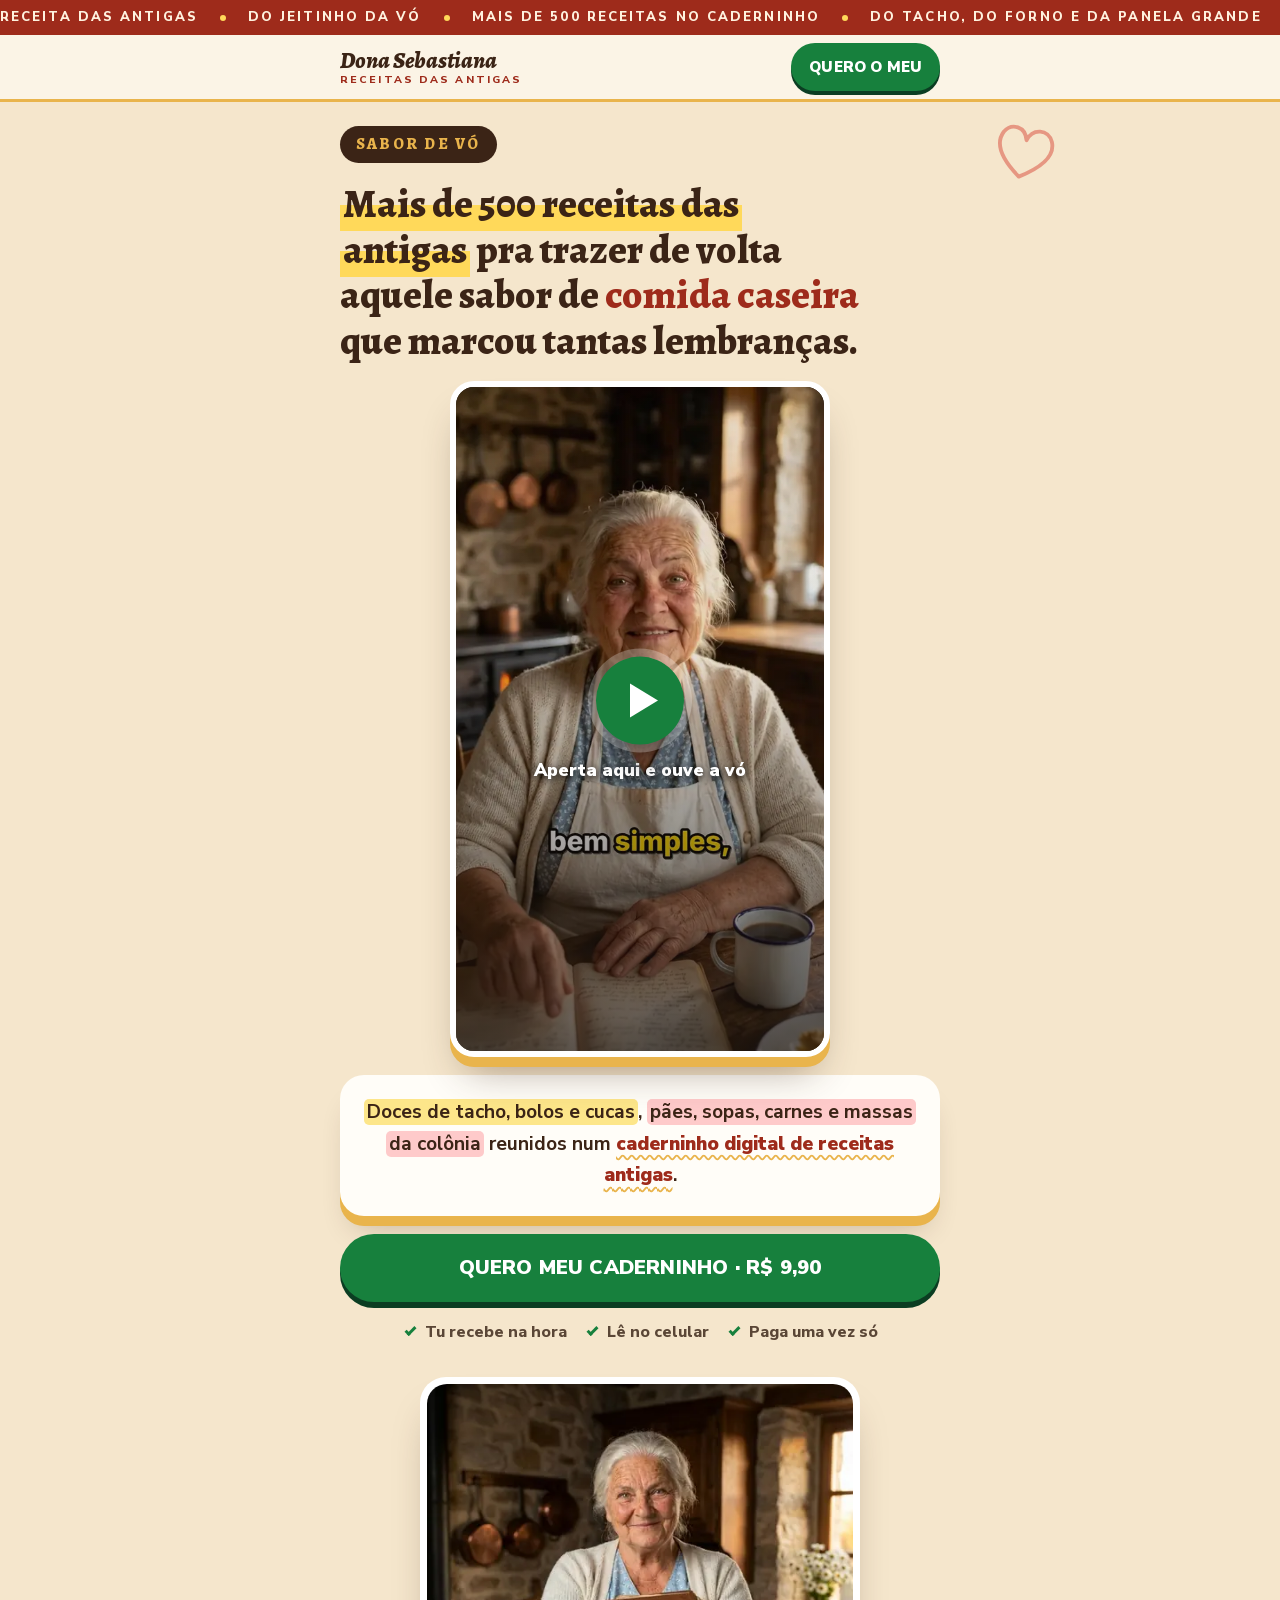
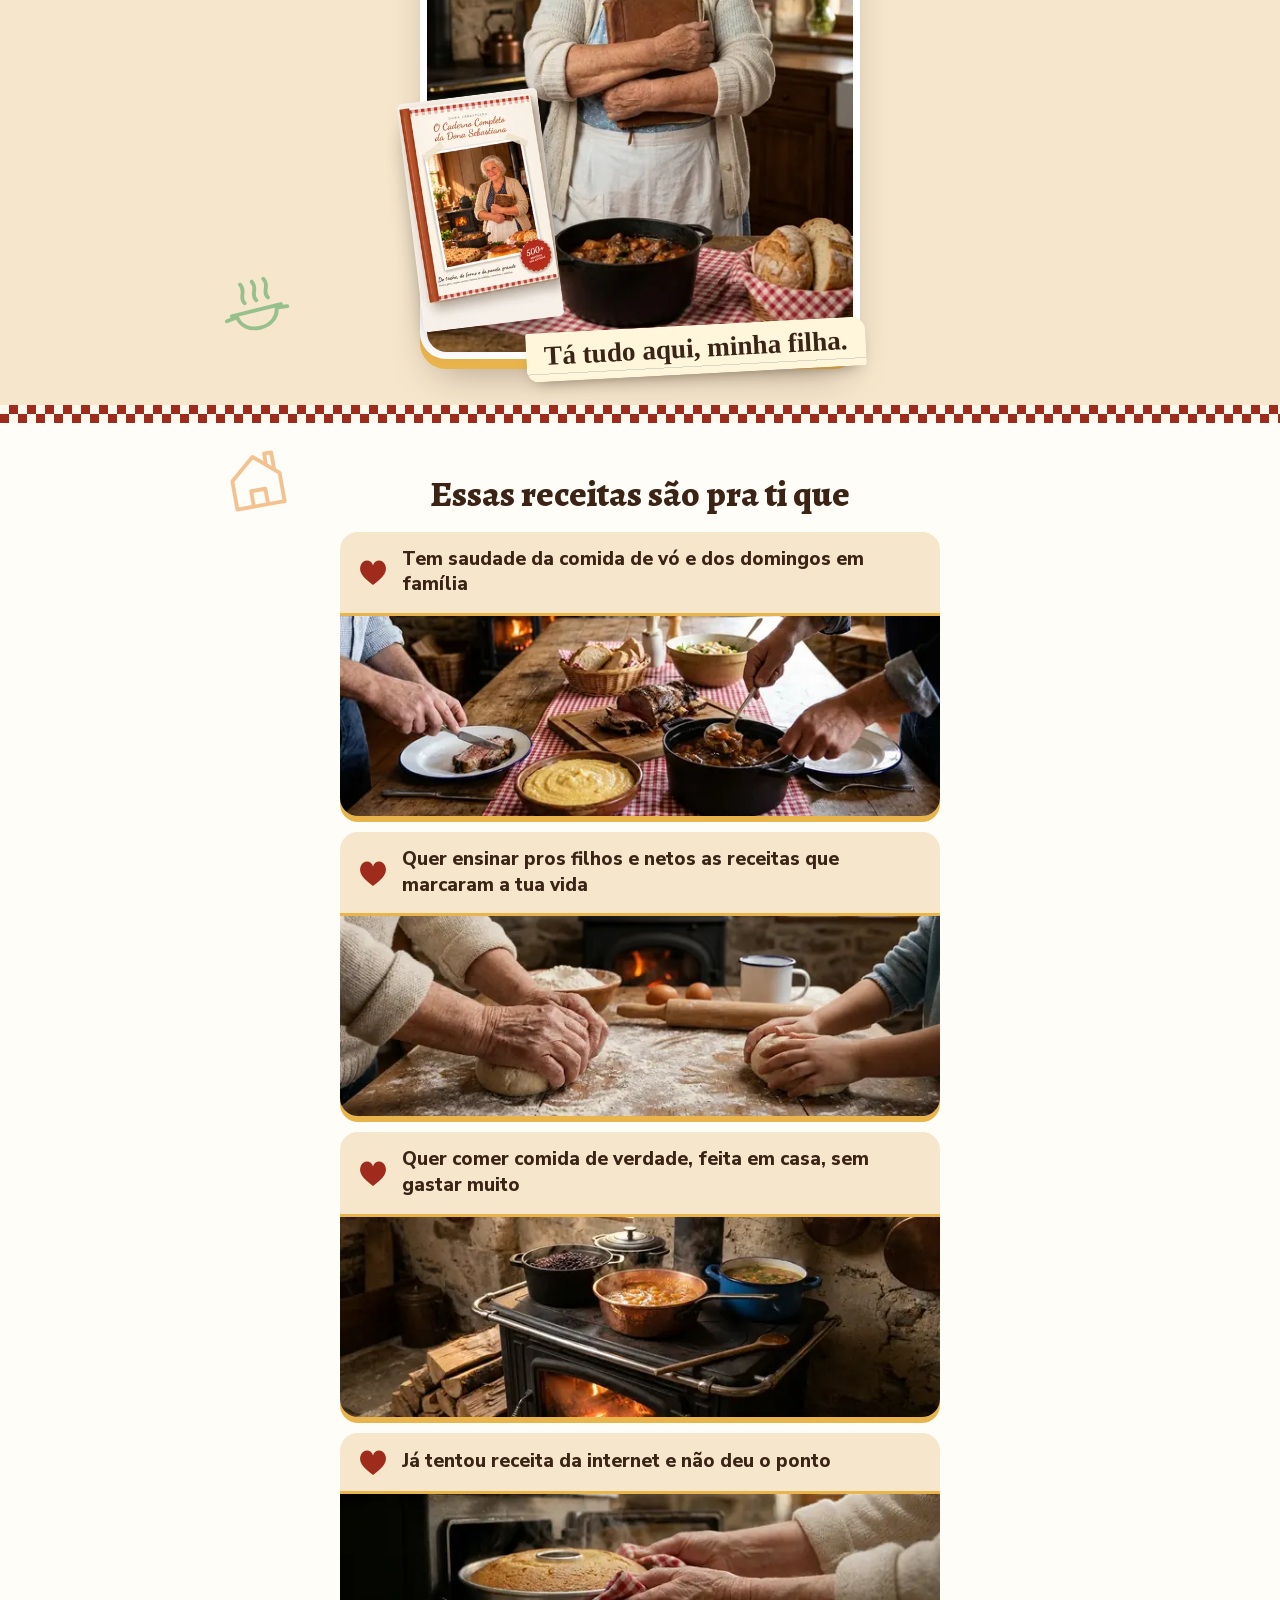
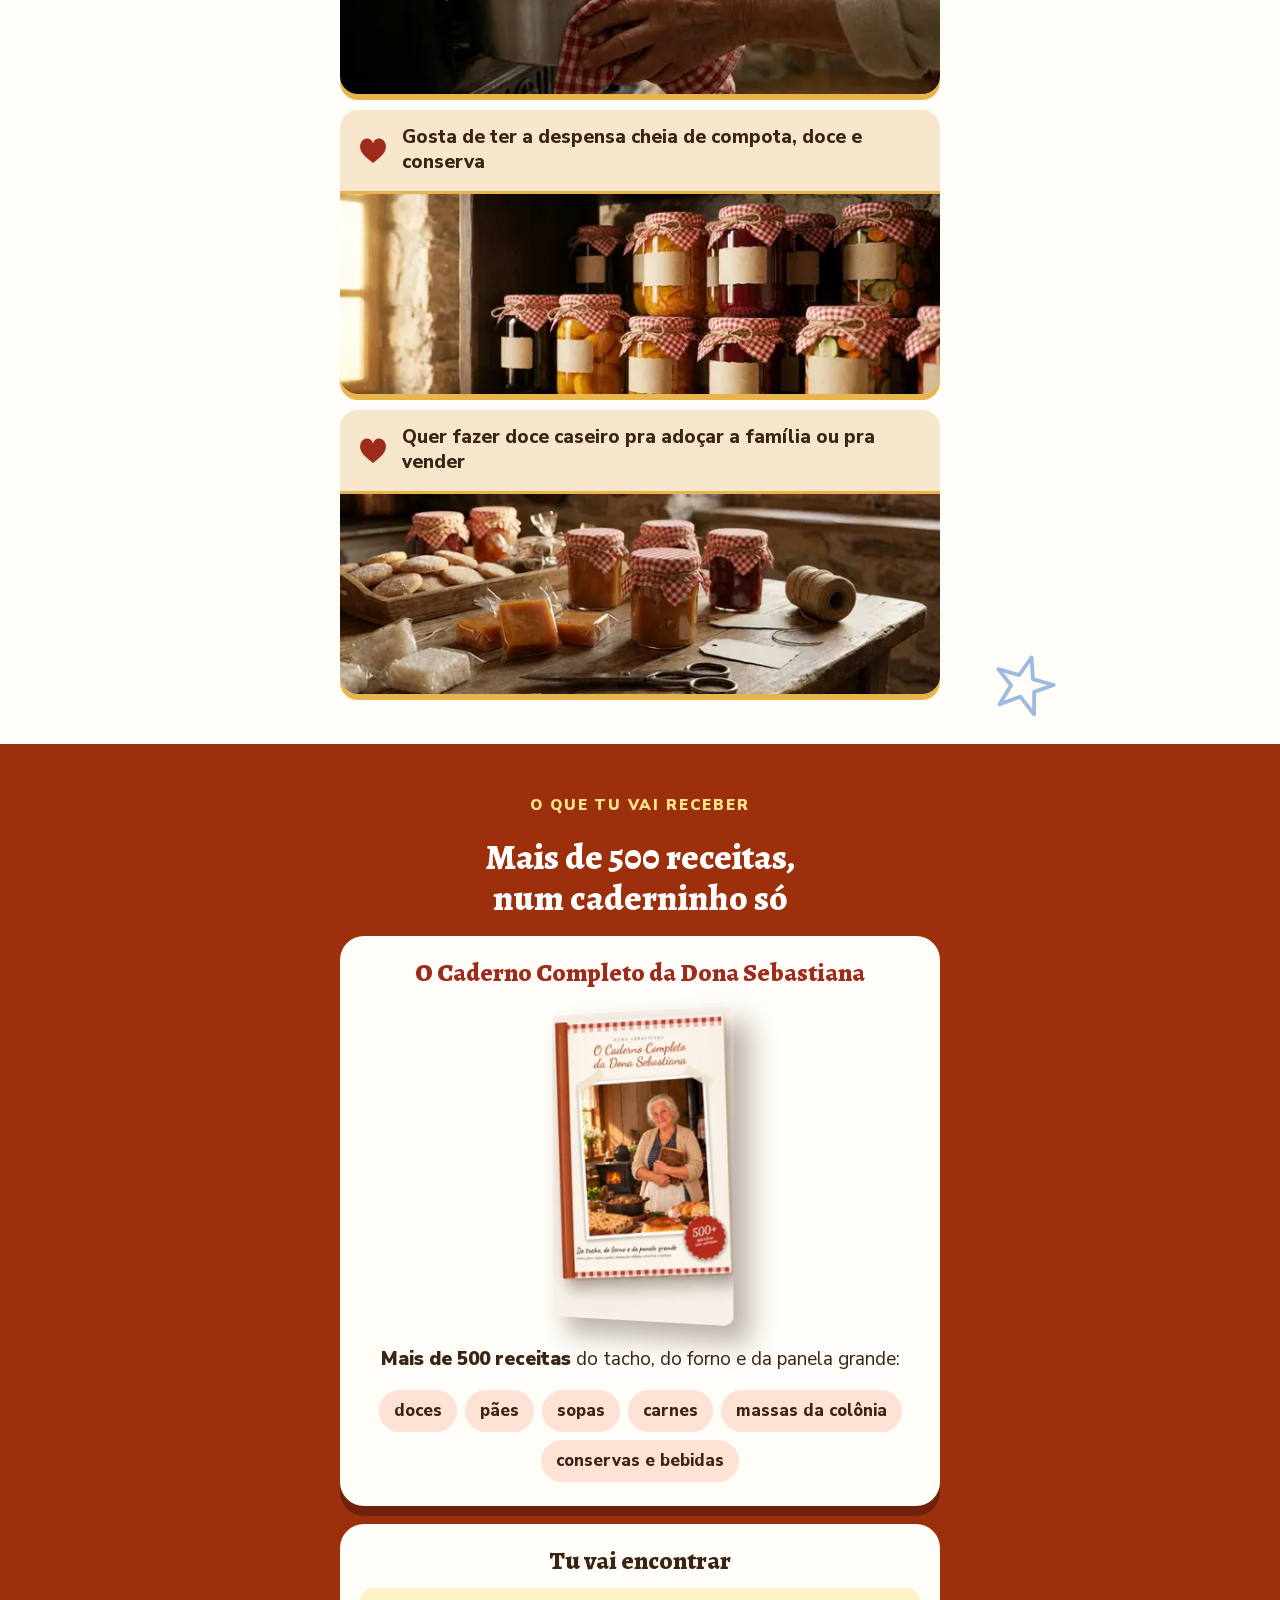
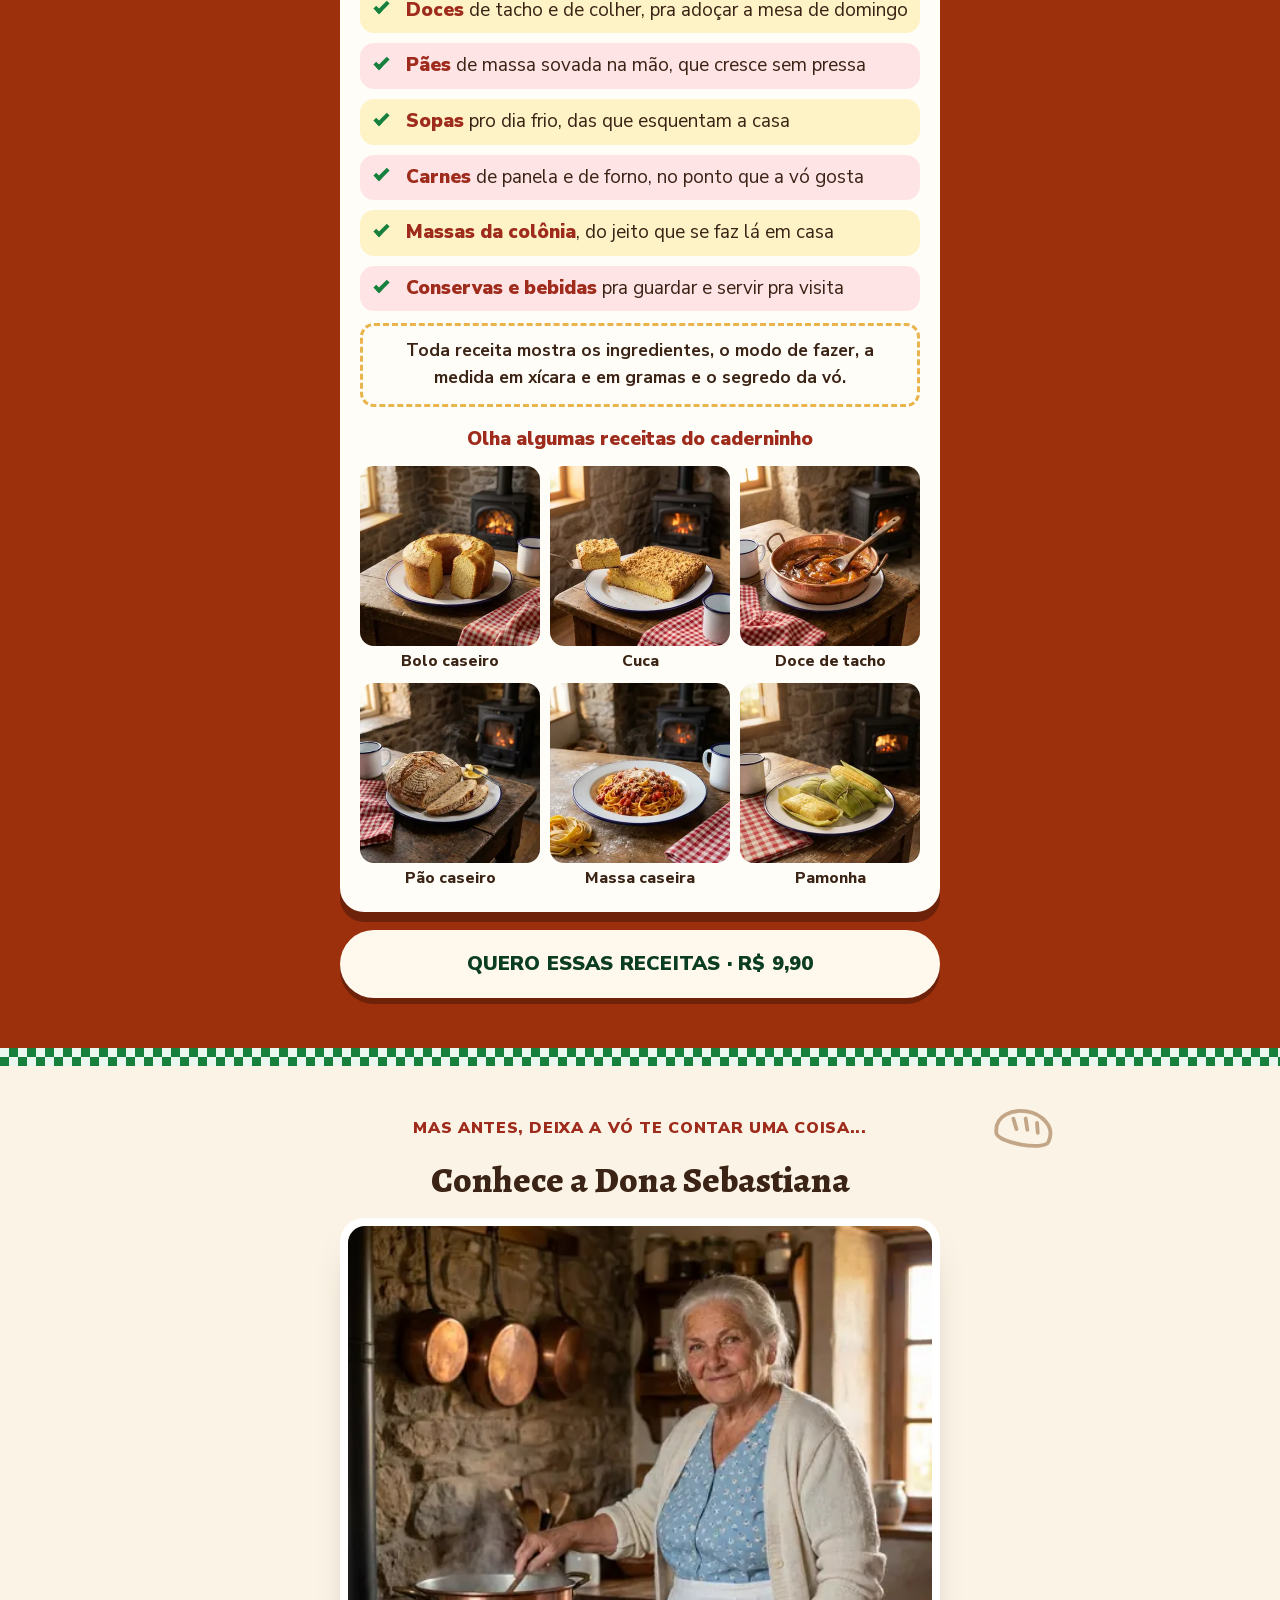
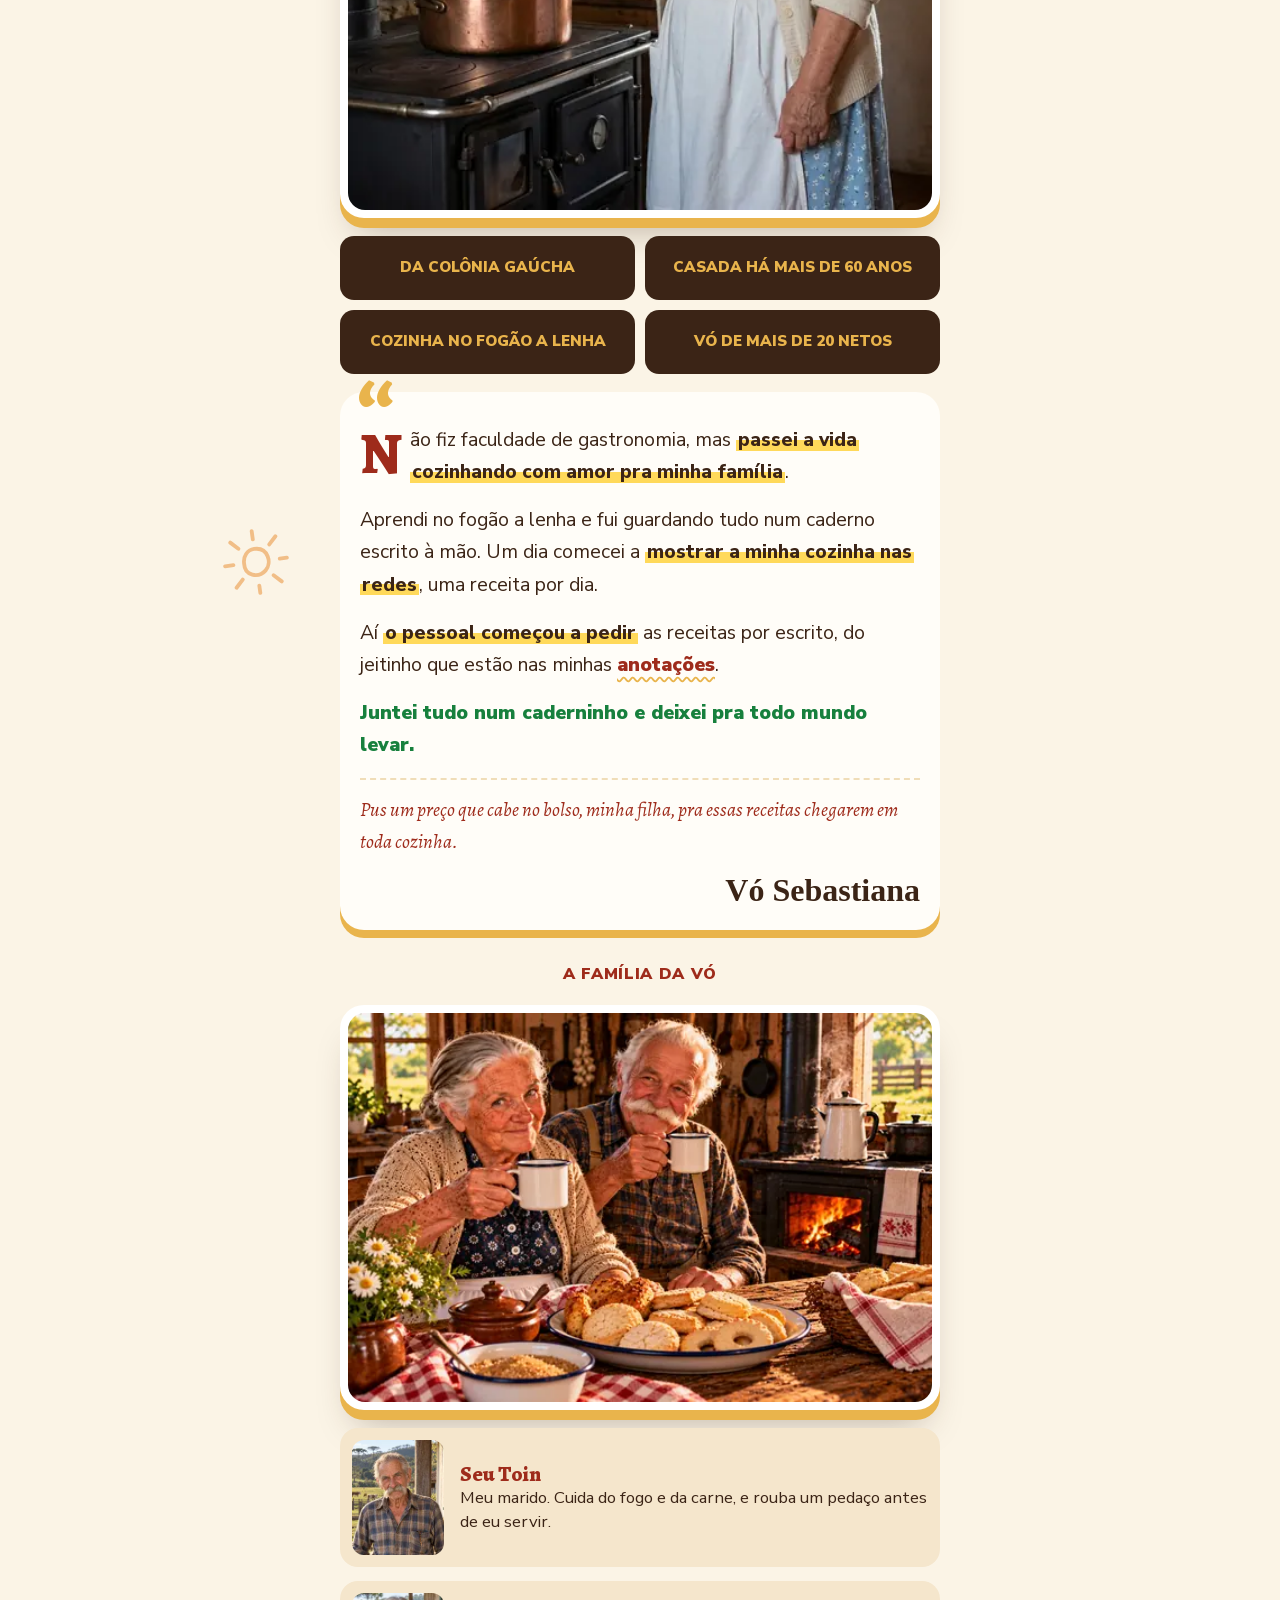
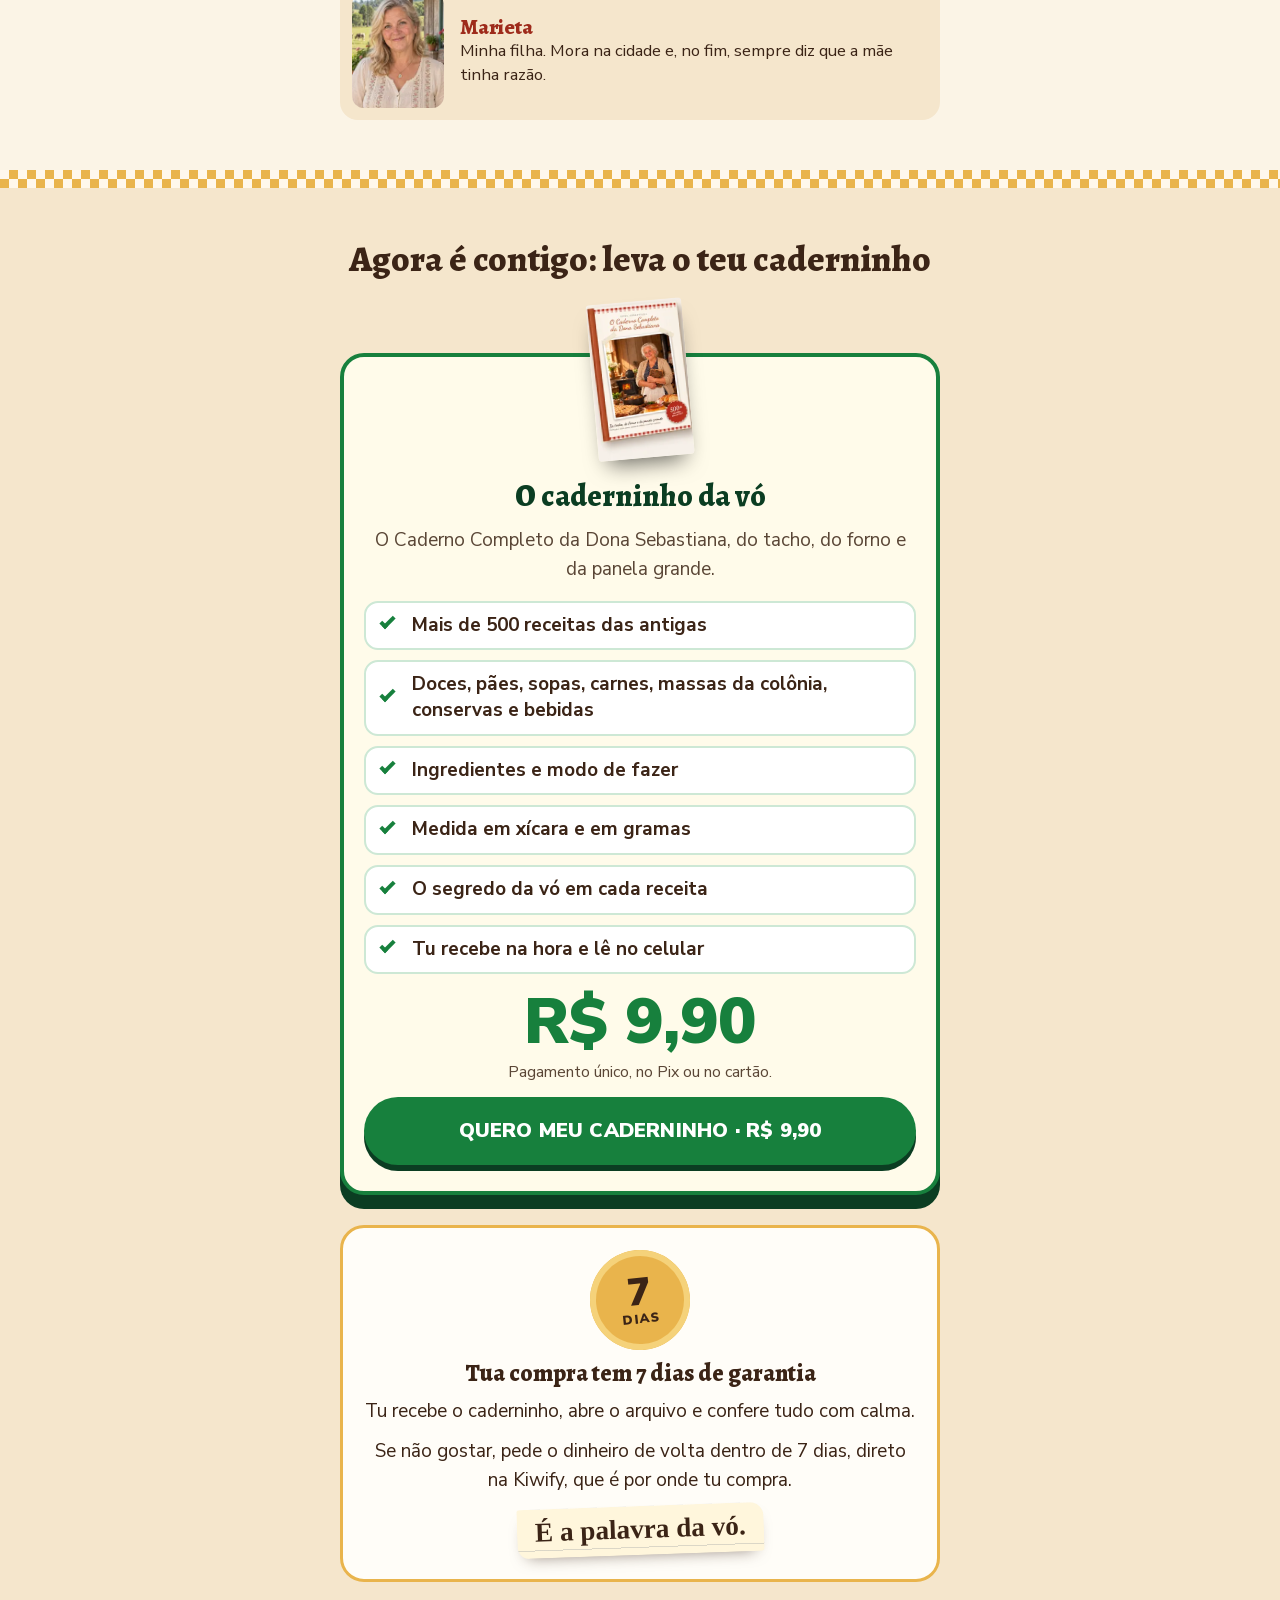
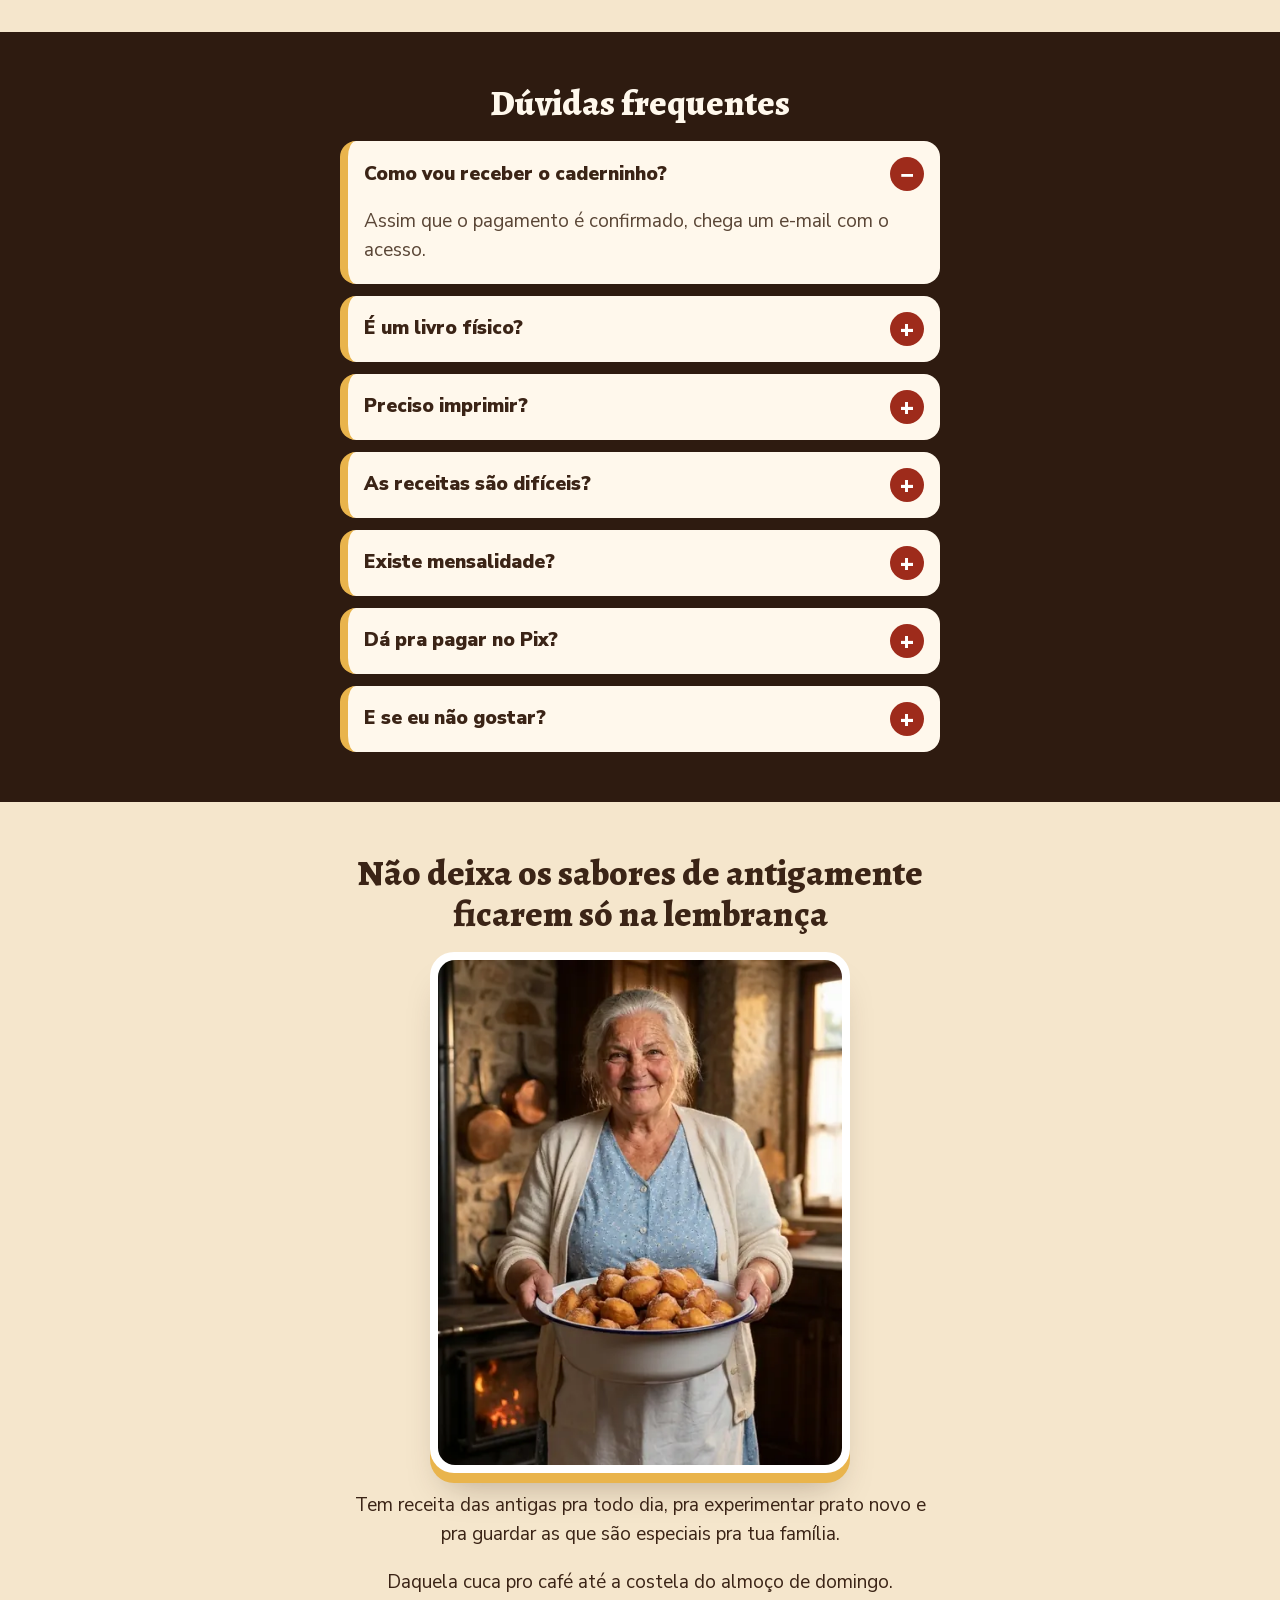
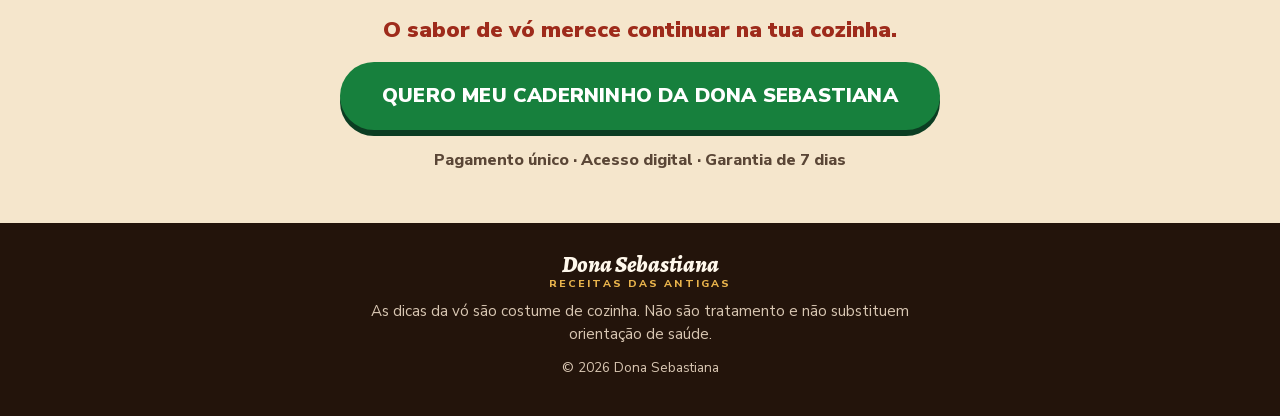
<file: index.html>
<!doctype html>
<html lang="pt-BR">
<head>
  <meta charset="utf-8">
  <meta name="viewport" content="width=device-width, initial-scale=1, viewport-fit=cover">
  <title>Dona Sebastiana · O caderninho da vó, com mais de 500 receitas das antigas</title>
  <meta name="description" content="O caderninho da Dona Sebastiana: mais de 500 receitas das antigas, do tacho, do forno e da panela grande. Tu recebe na hora e lê no celular.">
  <meta name="theme-color" content="#9E2B1B">
  <link rel="canonical" href="https://adonasebastiana.com.br/">
  <meta property="og:url" content="https://adonasebastiana.com.br/">
  <meta property="og:type" content="website">
  <meta property="og:locale" content="pt_BR">
  <meta property="og:title" content="Dona Sebastiana · O caderninho da vó, com mais de 500 receitas das antigas">
  <meta property="og:description" content="Mais de 500 receitas das antigas, do tacho, do forno e da panela grande.">
  <meta property="og:image" content="https://adonasebastiana.com.br/assets/og.jpg">
  <link rel="icon" href="assets/favicon.png" type="image/png">
  <link rel="apple-touch-icon" href="assets/apple-touch-icon.png">
  <link rel="preload" href="assets/video/capa-vsl.webp" as="image" fetchpriority="high">
  <link rel="preload" href="fonts/nunito-sans-pt.woff2" as="font" type="font/woff2" crossorigin>
  <link rel="preload" href="fonts/alegreya-800.woff2" as="font" type="font/woff2" crossorigin>
  <!-- O visual vem de estilo.css e a lógica de logica.js. Os dois são colados aqui dentro por _bastidores\montar.cjs:
       para mudar, edite aqueles arquivos e rode o montar. O texto e as imagens se editam direto neste arquivo. -->
  <style id="estilo">@font-face{font-family: "Alegreya";font-weight: 800;font-style: normal;font-display: swap;src: url(fonts/alegreya-800.woff2) format("woff2")}@font-face{font-family: "Alegreya";font-weight: 400 900;font-style: italic;font-display: swap;src: url(fonts/alegreya-italico-pt.woff2) format("woff2")}@font-face{font-family: "Nunito Sans";font-weight: 400 900;font-style: normal;font-display: swap;src: url(fonts/nunito-sans-pt.woff2) format("woff2")}@font-face{font-family: "Alegreya reserva A";font-weight: 800;font-style: normal;src: local("Noto Serif Bold"), local("NotoSerif-Bold");size-adjust: 81.5%}@font-face{font-family: "Alegreya reserva G";font-weight: 800;font-style: normal;src: local("Georgia Bold"), local("Georgia-Bold");size-adjust: 80.5%}:root{color-scheme: only light;--papel: #FBF4E6;--creme: #F5E6CC;--branco: #FFFDF8;--tinta: #3B2416;--tinta-suave: #5A4636;--xadrez: #9E2B1B;--ouro: #E9B44C;--marca-texto: #FFD95A;--verde: #17803D;--verde-escuro: #0B3D22;--brasa: #9C300C;--madeira: #2E1B10;--marinho: #1F3358;--f-titulo: "Alegreya", Georgia, "Times New Roman", serif;--f-titulo-reto: "Alegreya", "Alegreya reserva A", "Alegreya reserva G", Georgia, "Times New Roman", serif;--f-texto: "Nunito Sans", system-ui, -apple-system, "Segoe UI", Roboto, sans-serif;--f-mao: "Caveat", "Segoe Script", cursive;--margem: 18px;--coluna: 600px}*, *::before, *::after{box-sizing: border-box}html{-webkit-text-size-adjust: 100%;scroll-padding-top: 80px;background: var(--papel)}@media (prefers-reduced-motion: no-preference){html{scroll-behavior: smooth}}body{margin: 0;overflow-x: hidden;overflow-x: clip;background: var(--papel);color: var(--tinta);font-family: var(--f-texto);font-size: 1.1875rem;line-height: 1.55;-webkit-font-smoothing: antialiased}h1, h2, h3, p, ul, figure{margin: 0}ul{padding: 0;list-style: none}img{display: block;max-width: 100%;height: auto}a{color: var(--xadrez);text-underline-offset: 4px}strong{font-weight: 900}[hidden]{display: none !important}:focus-visible{outline: 3px solid var(--marinho);outline-offset: 3px;border-radius: 8px}h1, h2, h3{font-family: var(--f-titulo-reto);font-weight: 800;line-height: 1.14;text-wrap: balance}h1{font-size: clamp(1.75rem, 1.1rem + 3.4vw, 2.5rem)}h2{font-size: clamp(1.75rem, 1.3rem + 2.2vw, 2.25rem);text-align: center}h3{font-size: 1.6rem}.caixa{width: 100%;max-width: calc(var(--coluna) + 2 * var(--margem));margin-inline: auto;padding-inline: var(--margem);display: grid;gap: 18px;justify-items: stretch}.pular{position: absolute;left: 12px;top: -80px;z-index: 100;padding: 12px 16px;background: var(--tinta);color: #fff;border-radius: 8px}.pular:focus{top: 12px}.faixa{overflow: hidden;background: var(--xadrez);color: #FFF2DF;font-size: .82rem;font-weight: 800;letter-spacing: .16em;text-transform: uppercase;line-height: 1}.faixa__trilho{display: flex;width: max-content;padding-block: 11px;animation: correr 46s linear infinite}.faixa__trilho span{display: inline-flex;align-items: center;white-space: nowrap}.faixa__trilho span::after{content: "";width: 6px;height: 6px;margin-inline: 22px;border-radius: 50%;background: var(--marca-texto)}@keyframes correr{to{transform: translateX(-50%)}}.xadrez{height: 18px;background: repeating-conic-gradient(var(--xadrez) 0 25%, #FFF8EC 0 50%) 0 0 / 18px 18px}.xadrez--verde{background: repeating-conic-gradient(var(--verde) 0 25%, #EAF7EE 0 50%) 0 0 / 18px 18px}.xadrez--ouro{background: repeating-conic-gradient(var(--ouro) 0 25%, #FFF8EC 0 50%) 0 0 / 18px 18px}.topo{position: sticky;top: 0;z-index: 30;background: rgba(251, 244, 230, .97);border-bottom: 3px solid var(--ouro)}.topo__in{display: flex;align-items: center;justify-content: space-between;gap: 14px;min-height: 64px}.marca{display: grid;line-height: 1;text-decoration: none;color: var(--tinta)}.marca__nome{font-family: var(--f-titulo);font-style: italic;font-weight: 800;font-size: 1.45rem}.marca__sub{margin-top: 3px;font-size: .66rem;font-weight: 800;letter-spacing: .2em;text-transform: uppercase;color: var(--xadrez)}.marca__nome, .marca__sub{white-space: nowrap}@media (max-width: 359px){.marca__nome{font-size: 1.22rem}.marca__sub{font-size: .56rem;letter-spacing: .14em}.topo .botao--pequeno{padding: 8px 13px;font-size: .84rem;white-space: nowrap}}.botao{position: relative;isolation: isolate;display: flex;align-items: center;justify-content: center;min-height: 60px;padding: 14px 22px;border: 0;border-radius: 999px;background: var(--verde);color: #fff;font-family: var(--f-texto);font-size: 1.15rem;font-weight: 900;line-height: 1.2;text-align: center;text-decoration: none;text-transform: uppercase;letter-spacing: .01em;cursor: pointer;box-shadow: 0 6px 0 var(--verde-escuro);transition: transform .12s ease}.botao:hover{transform: translateY(2px)}.botao:active{transform: translateY(5px)}.botao--grande{min-height: 68px;font-size: 1.25rem}.botao--grande::before{content: "";position: absolute;inset: 0;z-index: -1;border-radius: inherit;background: inherit;opacity: 0;pointer-events: none;animation: anel 1.9s ease-out infinite}@keyframes anel{0%{transform: scale(1);opacity: .55}70%, 100%{transform: scale(1.1, 1.5);opacity: 0}}.brilho{position: absolute;inset: 0;border-radius: inherit;overflow: hidden;pointer-events: none}.brilho::after{content: "";position: absolute;top: 0;left: 0;width: 35%;height: 100%;background: linear-gradient(90deg, transparent, rgba(255, 255, 255, .45), transparent);transform: translateX(-140%) skewX(-20deg);animation: brilho 3.4s ease-in-out infinite}@keyframes brilho{0%{transform: translateX(-140%) skewX(-20deg)}60%, 100%{transform: translateX(340%) skewX(-20deg)}}.botao--pequeno{min-height: 48px;padding: 8px 18px;font-size: .95rem;box-shadow: 0 4px 0 var(--verde-escuro)}.botao--claro{background: #FFF8EC;color: var(--verde-escuro);box-shadow: 0 6px 0 #6E220A}.botao--linha{min-height: 52px;background: var(--branco);color: var(--tinta);box-shadow: inset 0 0 0 3px var(--tinta);text-transform: none;font-size: 1.05rem}.botao--linha:hover{background: var(--tinta);color: #fff;transform: none}.cartao{background: var(--branco);border-radius: 24px;padding: 22px 20px 24px;box-shadow: 0 8px 0 var(--ouro)}.cartao--destaque{box-shadow: 0 10px 0 var(--ouro), 0 22px 30px -14px rgba(59, 36, 22, .3)}.etiqueta{font-size: .95rem;font-weight: 900;letter-spacing: .12em;text-transform: uppercase;text-align: center}mark{background: linear-gradient(transparent 52%, var(--marca-texto) 52%);color: inherit;padding: 0 3px;-webkit-box-decoration-break: clone;box-decoration-break: clone}.m-amarelo{background: #FDE68A;border-radius: 5px}.m-rosa{background: #FECACA;border-radius: 5px}.grifo{font-weight: 800;background: linear-gradient(var(--marca-texto), var(--marca-texto)) no-repeat 0 88% / 100% 42%;padding: 0 2px;-webkit-box-decoration-break: clone;box-decoration-break: clone}.bilhete{justify-self: center;display: inline-block;padding: 8px 18px 10px;background: #FFF6DC;color: var(--tinta);font-family: var(--f-mao);font-size: 1.7rem;font-weight: 600;line-height: 1.15;border-radius: 3px 14px 4px 12px;transform: rotate(-2deg);box-shadow: 0 8px 16px -10px rgba(59, 36, 22, .6);background-image: repeating-linear-gradient(transparent 0 1.5em, rgba(31, 51, 88, .16) 1.5em calc(1.5em + 1px))}.rab{position: absolute;width: 54px;height: 54px;opacity: .5;pointer-events: none;animation: rabisca 5s ease-in-out infinite}.rab svg{display: block;width: 100%;height: 100%}@keyframes rabisca{50%{transform: translateY(-6px) rotate(5deg)}}.rab--1{top: 14px;right: -8px;color: #D94B3B}.rab--1 svg{transform: rotate(12deg)}.rab--2{bottom: 60px;left: -10px;color: #3E9B4F;animation-delay: 1.2s}.rab--2 svg{transform: rotate(-14deg)}.rab--3{top: 18px;left: -8px;color: #E8892B}.rab--3 svg{transform: rotate(-10deg)}.rab--4{bottom: 24px;right: -8px;color: #3B7BC8;animation-delay: .8s}.rab--4 svg{transform: rotate(16deg)}.rab--5{top: 26px;right: -10px;color: #8B5A2B}.rab--5 svg{transform: rotate(10deg)}.rab--6{top: 46%;left: -12px;color: #E8892B;animation-delay: 1.6s}.rab--6 svg{transform: rotate(-8deg)}@media (min-width: 760px){.rab{width: 72px;height: 72px}.rab--1, .rab--4, .rab--5{right: calc(50% - 420px)}.rab--2, .rab--3, .rab--6{left: calc(50% - 420px)}}.secao{position: relative;padding-block: 50px;overflow: hidden}.secao--clara{background: var(--branco)}.secao--creme{background: var(--creme)}.secao--brasa{background: var(--brasa);color: #FFF8EC}.secao--brasa h2{color: #fff}.secao--brasa .etiqueta{color: #FFE38A}.secao--brasa .cartao{color: var(--tinta);box-shadow: 0 10px 0 #6E220A}.secao--madeira{background: var(--madeira)}.secao--madeira h2{color: #FFF8EC}.abre{position: relative;overflow: hidden;background: var(--creme);padding-block: 24px 46px}.selo-marca{justify-self: start;background: var(--tinta);color: var(--ouro);font-family: var(--f-titulo-reto);font-weight: 800;font-size: 1rem;letter-spacing: .14em;text-transform: uppercase;padding: 6px 16px;border-radius: 999px}.abre h1 em{font-style: normal;color: var(--xadrez)}.abre__resumo{text-align: center;font-size: 1.2rem;font-weight: 700;line-height: 1.65}.abre__resumo strong{color: var(--xadrez);text-decoration: underline wavy var(--ouro);text-underline-offset: 5px}.selos{display: flex;flex-wrap: wrap;justify-content: center;gap: 6px 18px;font-size: 1rem;font-weight: 800;color: var(--tinta-suave)}.selos li{position: relative;padding-left: 22px}.selos li::before{content: "";position: absolute;left: 2px;top: .42em;width: 11px;height: 6px;border-left: 3px solid var(--verde);border-bottom: 3px solid var(--verde);transform: rotate(-45deg)}.video{position: relative;justify-self: center;width: min(100%, 380px);aspect-ratio: 9 / 16;border-radius: 24px;overflow: hidden;background: #1B130E;border: 6px solid #fff;box-shadow: 0 10px 0 var(--ouro), 0 26px 40px -16px rgba(59, 36, 22, .45)}.video video{position: absolute;top: 0;left: 0;display: block;width: 100%;height: 100%;object-fit: cover}.video__previa{opacity: 0;pointer-events: none;transition: opacity .35s ease}.video--mudo .video__previa{opacity: 1}.video__tocar{position: absolute;top: 0;left: 0;width: 100%;height: 100%;padding: 0;border: 0;background: linear-gradient(180deg, rgba(27, 19, 14, .1) 40%, rgba(27, 19, 14, .7));color: #fff;font-family: var(--f-texto);font-size: 1.1rem;font-weight: 900;line-height: 1.3;cursor: pointer}.video--mudo .video__tocar, .video--espera .video__tocar{background: linear-gradient(180deg, transparent 55%, rgba(27, 19, 14, .55))}.video__estado{position: absolute;left: 0;right: 0;display: grid;justify-items: center;gap: 14px;padding-inline: 16px;opacity: 0;visibility: hidden;transition: opacity .25s ease}.video__estado--inicio{top: 50%;transform: translateY(-50%);text-shadow: 0 2px 8px #000;opacity: 1;visibility: visible}.video__estado--mudo, .video__estado--espera{bottom: 26px}.video--mudo .video__estado--inicio, .video--espera .video__estado--inicio{opacity: 0;visibility: hidden}.video--mudo .video__estado--mudo, .video--espera .video__estado--espera{opacity: 1;visibility: visible}.video--espera .video__estado--mudo{opacity: 0;visibility: hidden}.video__rotulo--pilula{padding: 10px 18px;border-radius: 999px;background: var(--verde)}.video__seta{position: relative;isolation: isolate;display: grid;place-content: center;width: 88px;height: 88px;border-radius: 50%;background: var(--verde);box-shadow: 0 0 0 8px rgba(255, 255, 255, .25), 0 16px 30px -10px #000}.video__seta::before{content: "";margin-left: 7px;border-style: solid;border-width: 17px 0 17px 28px;border-color: transparent transparent transparent #fff}.video__seta--pulsa{width: 64px;height: 64px}.video__seta--pulsa::before{border-width: 12px 0 12px 20px;margin-left: 5px}.video--mudo .video__seta--pulsa::after{content: "";position: absolute;inset: -8px;z-index: -1;border-radius: 50%;border: 4px solid rgba(255, 255, 255, .75);pointer-events: none;animation: onda 1.8s ease-out infinite}@keyframes onda{0%{transform: scale(.9);opacity: .9}80%, 100%{transform: scale(1.5);opacity: 0}}.abre__foto{position: relative;justify-self: center;width: min(100%, 440px);margin-top: 14px;padding: 7px;background: #fff;border-radius: 26px;box-shadow: 0 10px 0 var(--ouro), 0 26px 40px -16px rgba(59, 36, 22, .4)}.abre__vo{width: 100%;aspect-ratio: 3 / 4;object-fit: cover;border-radius: 20px}.abre__capa{position: absolute;left: -10px;bottom: 34px;width: 32%;border-radius: 5px;transform: rotate(-7deg);box-shadow: 0 16px 26px -12px rgba(0, 0, 0, .7)}.abre__foto .bilhete{position: absolute;right: -6px;bottom: -16px;transform: rotate(-3deg)}.praquem{display: grid;gap: 16px}.praquem li{background: var(--creme);border-radius: 18px;overflow: hidden;box-shadow: 0 6px 0 var(--ouro)}.praquem p{display: flex;align-items: center;gap: 14px;padding: 15px 18px;border-bottom: 3px solid var(--ouro);font-weight: 800;line-height: 1.35}.praquem p::before{content: "";flex: none;width: 30px;height: 28px;background: var(--xadrez);-webkit-mask: url("data:image/svg+xml,%3Csvg xmlns='http://www.w3.org/2000/svg' viewBox='0 0 60 56'%3E%3Cpath d='M30 54C8 38 0 26 6 13 12 1 27 3 30 15 33 3 48 1 54 13c6 13-2 25-24 41Z'/%3E%3C/svg%3E") center / contain no-repeat;mask: url("data:image/svg+xml,%3Csvg xmlns='http://www.w3.org/2000/svg' viewBox='0 0 60 56'%3E%3Cpath d='M30 54C8 38 0 26 6 13 12 1 27 3 30 15 33 3 48 1 54 13c6 13-2 25-24 41Z'/%3E%3C/svg%3E") center / contain no-repeat}.praquem img{width: 100%;aspect-ratio: 3 / 1;object-fit: cover}.recebe{display: grid;gap: 16px;justify-items: center;text-align: center}.recebe h3{color: var(--xadrez)}.livro{width: 190px;padding-block: 8px;animation: balanca 4s ease-in-out infinite}.livro img{width: 100%;border-radius: 4px 10px 10px 4px;transform: perspective(900px) rotateY(-18deg);box-shadow: 16px 16px 26px rgba(59, 36, 22, .35)}@keyframes balanca{50%{transform: translateY(-10px) rotate(2deg)}}.pilulas{display: flex;flex-wrap: wrap;justify-content: center;gap: 8px}.pilulas li{padding: 8px 15px;background: #FEE2D5;border-radius: 999px;font-size: 1.05rem;font-weight: 800}.encontra{display: grid;gap: 12px}.encontra h3{text-align: center}.lista-ok{display: grid;gap: 10px}.lista-ok li{position: relative;padding: 10px 12px 10px 46px;border-radius: 14px;background: #FEF3C7;line-height: 1.35}.lista-ok li:nth-child(even){background: #FFE4E6}.lista-ok li::before{content: "";position: absolute;left: 14px;top: 50%;width: 15px;height: 8px;margin-top: -8px;border-left: 4px solid var(--verde);border-bottom: 4px solid var(--verde);transform: rotate(-45deg)}.lista-ok strong{color: var(--xadrez)}.encontra__mostra{padding: 12px 14px;border: 3px dashed var(--ouro);border-radius: 14px;font-size: 1.08rem;font-weight: 700;text-align: center}.encontra__olha{margin-top: 6px;font-weight: 900;color: var(--xadrez);text-align: center}.grade{display: grid;grid-template-columns: repeat(2, minmax(0, 1fr));gap: 12px 10px}@media (min-width: 520px){.grade{grid-template-columns: repeat(3, minmax(0, 1fr))}}.grade li{display: grid;gap: 6px;font-size: .98rem;font-weight: 800;text-align: center;line-height: 1.2}.grade img{width: 100%;aspect-ratio: 1;object-fit: cover;border-radius: 14px}.chamada{font-size: 1rem;font-weight: 900;letter-spacing: .04em;text-transform: uppercase;text-align: center;color: var(--xadrez)}.chamada--familia{margin-top: 14px}.moldura{padding: 8px;background: #fff;border-radius: 24px;box-shadow: 0 10px 0 var(--ouro), 0 26px 36px -16px rgba(59, 36, 22, .35)}.moldura img{width: 100%;aspect-ratio: 3 / 2;object-fit: cover;border-radius: 17px}.moldura--quadrada img{aspect-ratio: 1}.moldura--alta{justify-self: center;width: min(100%, 420px)}.moldura--alta img{aspect-ratio: 4 / 5}.fatos{display: grid;grid-template-columns: repeat(2, minmax(0, 1fr));gap: 10px}.fatos li{display: grid;place-items: center;min-height: 64px;padding: 10px 8px;background: var(--tinta);color: var(--ouro);border-radius: 14px;font-size: .95rem;font-weight: 900;text-transform: uppercase;text-align: center;line-height: 1.25}.carta{position: relative;display: grid;gap: 16px;padding-top: 32px;font-size: 1.22rem;line-height: 1.65}.carta::before{content: "\201C";position: absolute;top: -26px;left: 16px;font-family: var(--f-titulo);font-weight: 800;font-size: 5.6rem;line-height: 1;color: var(--ouro)}.carta__abre::first-letter{float: left;margin: 6px 8px 0 0;font-family: var(--f-titulo);font-size: 3.6rem;line-height: .85;font-weight: 800;color: var(--xadrez)}.carta strong{color: var(--xadrez);text-decoration: underline wavy var(--ouro);text-underline-offset: 5px}.carta__fiz{font-weight: 900;color: var(--verde)}.carta__fecho{padding-top: 14px;border-top: 2px dashed #F0DDB8;font-family: var(--f-titulo);font-style: italic;font-weight: 400;color: var(--xadrez)}.carta__assina{text-align: right;font-family: var(--f-mao);font-weight: 600;font-size: 2rem;line-height: 1}.gente{display: grid;gap: 14px}.gente li{display: grid;grid-template-columns: 92px minmax(0, 1fr);gap: 16px;align-items: center;padding: 12px;background: var(--creme);border-radius: 18px}.gente img{width: 100%;aspect-ratio: 4 / 5;object-fit: cover;border-radius: 12px}.gente h3{font-size: 1.35rem;color: var(--xadrez)}.gente p{font-size: 1.05rem;line-height: 1.4}.redes{display: flex;flex-wrap: wrap;justify-content: center;gap: 10px}.plano{position: relative;display: grid;gap: 12px;margin-top: 56px;padding: 122px 20px 26px;background: #FFFBEA;border: 4px solid var(--verde);box-shadow: 0 14px 0 var(--verde-escuro);text-align: center}.plano__capa{position: absolute;top: -56px;left: 50%;width: 96px;margin-left: -48px;border-radius: 4px;transform: rotate(-5deg);box-shadow: 0 14px 22px -10px rgba(0, 0, 0, .6)}.plano h3{font-size: 1.9rem;color: var(--verde-escuro)}.plano__sub{color: var(--tinta-suave)}.plano .lista-ok{text-align: left;margin-block: 4px}.plano .lista-ok li, .plano .lista-ok li:nth-child(even){background: #fff;border: 2px solid #CDE8D5;font-weight: 700}.preco{font-size: clamp(3.2rem, 2rem + 7vw, 4rem);font-weight: 900;line-height: 1;color: var(--verde);animation: respira 2.4s ease-in-out infinite}@keyframes respira{50%{transform: scale(1.06)}}.preco__nota{margin-top: -6px;font-size: 1rem;color: var(--tinta-suave)}.garantia{display: grid;gap: 10px;justify-items: center;margin-top: 12px;border: 3px solid var(--ouro);box-shadow: none;text-align: center}.garantia h3{font-size: 1.5rem}.selo{display: grid;place-content: center;justify-items: center;width: 100px;height: 100px;border-radius: 50%;background: var(--ouro);color: var(--tinta);box-shadow: inset 0 0 0 6px #F5D27A;line-height: 1;transform: rotate(-6deg)}.selo b{font-size: 2.4rem;font-weight: 900}.selo span{font-size: .8rem;font-weight: 900;letter-spacing: .1em;text-transform: uppercase}.duvidas{display: grid;gap: 12px}.duvidas details{background: #FFF8EC;border-radius: 16px;border-left: 8px solid var(--ouro);overflow: hidden}.duvidas summary{display: flex;align-items: center;justify-content: space-between;gap: 12px;min-height: 64px;padding: 16px;font-weight: 900;line-height: 1.3;cursor: pointer;list-style: none}.duvidas summary::-webkit-details-marker{display: none}.duvidas summary::after{content: "+";flex: none;display: grid;place-content: center;width: 34px;height: 34px;border-radius: 50%;background: var(--xadrez);color: #fff;font-size: 1.5rem;line-height: 1}.duvidas details[open] summary::after{content: "\2212"}.duvidas details p{padding: 0 16px 18px;color: var(--tinta-suave)}.fim{text-align: center}.fim__frase{font-size: 1.4rem;font-weight: 900;color: var(--xadrez);line-height: 1.3}.fim__nota{font-size: 1rem;font-weight: 800;color: var(--tinta-suave)}.rodape{background: #23140B;color: #D8C6B2;font-size: .95rem}.rodape__in{gap: 10px;justify-items: center;text-align: center;padding-block: 30px 38px}.rodape .marca{justify-items: center;color: #FFF8EC}.rodape .marca__sub{color: var(--ouro)}.rodape__c{font-size: .85rem}.rv{opacity: 0;transform: translateY(24px);transition: opacity .7s ease, transform .7s ease}.rv.is-in{opacity: 1;transform: none}@media (prefers-reduced-motion: reduce){.faixa__trilho, .botao--grande::before, .brilho::after, .rab, .livro, .preco, .video--mudo .video__seta--pulsa::after{animation: none}.botao, .video__previa, .video__estado{transition: none}.rv{opacity: 1;transform: none;transition: none}}</style>
  <!-- Utmify: UTMs para o checkout -->
  <script src="https://cdn.utmify.com.br/scripts/utms/latest.js" data-utmify-prevent-xcod-sck data-utmify-prevent-subids async defer></script>
  <!-- Meta Pixel Code -->
  <script>
  /* O miolo abaixo é o código padrão da Meta, sem nenhuma alteração. Ele só é chamado logo depois da primeira
     pintura da página (ou em 1,2 s, o que vier primeiro), para o arquivo do Pixel não atrasar o aparecimento do topo. */
  (function (pixel) {
    var feito = false;
    function ir() { if (feito) return; feito = true; pixel(); }
    try {
      if (PerformanceObserver.supportedEntryTypes.indexOf("paint") < 0) throw 0;
      new PerformanceObserver(function (lista, obs) {
        var es = lista.getEntries();
        for (var i = 0; i < es.length; i++) if (es[i].name === "first-contentful-paint") { obs.disconnect(); setTimeout(ir, 0); return; }
      }).observe({ type: "paint", buffered: true });
    } catch (e) {
      if (window.requestAnimationFrame) requestAnimationFrame(function () { requestAnimationFrame(ir); }); else ir();
    }
    setTimeout(ir, 1200);
  })(function () {
  !function(f,b,e,v,n,t,s)
  {if(f.fbq)return;n=f.fbq=function(){n.callMethod?
  n.callMethod.apply(n,arguments):n.queue.push(arguments)};
  if(!f._fbq)f._fbq=n;n.push=n;n.loaded=!0;n.version='2.0';
  n.queue=[];t=b.createElement(e);t.async=!0;
  t.src=v;s=b.getElementsByTagName(e)[0];
  s.parentNode.insertBefore(t,s)}(window, document,'script',
  'https://connect.facebook.net/en_US/fbevents.js');
  fbq('init', '2441209990034645');
  fbq('track', 'PageView');
  });
  </script>
  <noscript><img height="1" width="1" style="display:none" alt=""
  src="https://www.facebook.com/tr?id=2441209990034645&amp;ev=PageView&amp;noscript=1"
  /></noscript>
  <!-- End Meta Pixel Code -->
</head>
<body>
  <a class="pular" href="#conteudo">Pular para o conteúdo</a>

  <!-- rabiscos de caderno, usados nas margens -->
  <svg width="0" height="0" style="position:absolute" aria-hidden="true" focusable="false">
    <symbol id="r-coracao" viewBox="0 0 60 60"><path fill="none" stroke="currentColor" stroke-width="3.2" stroke-linecap="round" stroke-linejoin="round" d="M30 51C12 39 5 28 10 17c5-9 17-8 20 3 3-11 16-13 21-3 5 11-3 22-21 34Z"/></symbol>
    <symbol id="r-panela" viewBox="0 0 60 60"><path fill="none" stroke="currentColor" stroke-width="3.2" stroke-linecap="round" stroke-linejoin="round" d="M9 31h42M13 31c0 20 34 20 34 0M4 34l8-1M48 33l8 1M22 23c-4-6 4-9 0-16M32 23c-4-6 4-9 0-16M42 23c-4-6 4-9 0-16"/></symbol>
    <symbol id="r-estrela" viewBox="0 0 60 60"><path fill="none" stroke="currentColor" stroke-width="3.2" stroke-linecap="round" stroke-linejoin="round" d="M30 7l6 17h18L40 34l5 18-15-11-15 11 5-18L6 24h18Z"/></symbol>
    <symbol id="r-pao" viewBox="0 0 60 60"><path fill="none" stroke="currentColor" stroke-width="3.2" stroke-linecap="round" stroke-linejoin="round" d="M8 38c-4-14 10-22 22-22s26 8 22 22c-2 8-42 8-44 0ZM20 24l4 8M30 22l3 9M40 24l2 8"/></symbol>
    <symbol id="r-casa" viewBox="0 0 60 60"><path fill="none" stroke="currentColor" stroke-width="3.2" stroke-linecap="round" stroke-linejoin="round" d="M10 54V30l20-17 20 17v24ZM24 54V41h12v13M40 21v-9h6v14"/></symbol>
    <symbol id="r-sol" viewBox="0 0 60 60"><path fill="none" stroke="currentColor" stroke-width="3.2" stroke-linecap="round" stroke-linejoin="round" d="M30 19c12 0 13 14 7 19-7 6-18 2-17-8 0-6 4-11 10-11ZM30 4v7M30 50v6M4 30h7M50 30h6M11 11l6 6M43 43l6 6M49 11l-6 6M11 49l6-6"/></symbol>
  </svg>

  <!-- Faixa correndo: só frases da vó -->
  <div class="faixa" aria-hidden="true">
    <div class="faixa__trilho">
      <span>Receita das antigas</span><span>Do jeitinho da vó</span><span>Mais de 500 receitas no caderninho</span><span>Do tacho, do forno e da panela grande</span><span>Só quem é das antigas sabe</span>
      <span>Receita das antigas</span><span>Do jeitinho da vó</span><span>Mais de 500 receitas no caderninho</span><span>Do tacho, do forno e da panela grande</span><span>Só quem é das antigas sabe</span>
    </div>
  </div>

  <header class="topo">
    <div class="caixa topo__in">
      <a class="marca" href="#conteudo" aria-label="Dona Sebastiana, início">
        <span class="marca__nome">Dona Sebastiana</span>
        <span class="marca__sub">receitas das antigas</span>
      </a>
      <a class="botao botao--pequeno" href="https://pay.kiwify.com.br/kX2Z2YT" data-produto="caderninho" data-pos="topo">Quero o meu</a>
    </div>
  </header>

  <main id="conteudo">
    <!-- 1 · Abertura -->
    <section class="abre" aria-labelledby="titulo-abre">
      <div class="caixa">
        <p class="selo-marca">Sabor de vó</p>
        <h1 id="titulo-abre"><mark>Mais de 500 receitas das antigas</mark> pra trazer de volta aquele sabor de <em>comida caseira</em> que marcou tantas lembranças.</h1>

        <!-- Vídeo: a prévia curta e muda começa sozinha; o vídeo completo só é baixado quando a pessoa aperta pra ouvir -->
        <div class="video" data-video>
          <video data-filme src="assets/video/vsl-v2.mp4" poster="assets/video/capa-vsl.webp" width="720" height="1280" playsinline preload="none" aria-label="A Dona Sebastiana apresenta o caderninho de receitas"></video>
          <video class="video__previa" data-previa="assets/video/vsl-previa.mp4" width="540" height="960" muted loop playsinline preload="none" disablepictureinpicture disableremoteplayback aria-hidden="true" tabindex="-1"></video>
          <button class="video__tocar" type="button" data-tocar>
            <span class="video__estado video__estado--inicio"><span class="video__seta" aria-hidden="true"></span><span class="video__rotulo">Aperta aqui e ouve a vó</span></span>
            <span class="video__estado video__estado--mudo"><span class="video__seta video__seta--pulsa" aria-hidden="true"></span><span class="video__rotulo video__rotulo--pilula">Tá sem som. Aperta pra ouvir a vó</span></span>
            <span class="video__estado video__estado--espera"><span class="video__rotulo video__rotulo--pilula">Já vai começar...</span></span>
          </button>
        </div>

        <div class="cartao cartao--destaque abre__resumo">
          <p><mark class="m-amarelo">Doces de tacho, bolos e cucas</mark>, <mark class="m-rosa">pães, sopas, carnes e massas da colônia</mark> reunidos num <strong>caderninho digital de receitas antigas</strong>.</p>
        </div>

        <a class="botao botao--grande" href="https://pay.kiwify.com.br/kX2Z2YT" data-produto="caderninho" data-pos="abre"><span class="brilho" aria-hidden="true"></span>Quero meu caderninho · R$ 9,90</a>
        <ul class="selos">
          <li>Tu recebe na hora</li>
          <li>Lê no celular</li>
          <li>Paga uma vez só</li>
        </ul>

        <figure class="abre__foto">
          <img class="abre__vo" src="assets/img/vo-abraco-640.webp" srcset="assets/img/vo-abraco-480.webp 480w, assets/img/vo-abraco-640.webp 640w, assets/img/vo-abraco-860.webp 860w" sizes="(min-width: 480px) 426px, calc(100vw - 50px)" width="860" height="1152" alt="Dona Sebastiana sorrindo na cozinha da roça, abraçada ao caderno de receitas, com o fogão a lenha aceso ao fundo" loading="lazy" decoding="async">
          <img class="abre__capa" src="assets/img/capa-caderninho-320.webp" srcset="assets/img/capa-caderninho-220.webp 220w, assets/img/capa-caderninho-320.webp 320w, assets/img/capa-caderninho-400.webp 400w" sizes="(min-width: 480px) 141px, 30vw" width="320" height="523" alt="Capa do Caderno Completo da Dona Sebastiana" loading="lazy" decoding="async">
          <figcaption class="bilhete">Tá tudo aqui, minha filha.</figcaption>
        </figure>
      </div>
      <span class="rab rab--1" aria-hidden="true"><svg><use href="#r-coracao"/></svg></span>
      <span class="rab rab--2" aria-hidden="true"><svg><use href="#r-panela"/></svg></span>
    </section>
    <div class="xadrez" aria-hidden="true"></div>

    <!-- 2 · Pra quem é -->
    <section class="secao secao--clara" id="pra-ti" aria-labelledby="titulo-pra-ti">
      <div class="caixa">
        <h2 id="titulo-pra-ti">Essas receitas são pra ti que</h2>
        <ul class="praquem">
          <li>
            <p>Tem saudade da comida de vó e dos domingos em família</p>
            <img src="assets/img/faixa-domingo-800.webp" srcset="assets/img/faixa-domingo-640.webp 640w, assets/img/faixa-domingo-800.webp 800w" sizes="(min-width: 640px) 600px, calc(100vw - 36px)" width="1080" height="360" alt="Mesa de domingo com costela, polenta, pão caseiro e panela de ensopado" loading="lazy" decoding="async">
          </li>
          <li>
            <p>Quer ensinar pros filhos e netos as receitas que marcaram a tua vida</p>
            <img src="assets/img/faixa-massa-800.webp" srcset="assets/img/faixa-massa-640.webp 640w, assets/img/faixa-massa-800.webp 800w" sizes="(min-width: 640px) 600px, calc(100vw - 36px)" width="1080" height="360" alt="Mãos de vó e de criança sovando massa numa mesa enfarinhada" loading="lazy" decoding="async">
          </li>
          <li>
            <p>Quer comer comida de verdade, feita em casa, sem gastar muito</p>
            <img src="assets/img/faixa-fogao-800.webp" srcset="assets/img/faixa-fogao-640.webp 640w, assets/img/faixa-fogao-800.webp 800w" sizes="(min-width: 640px) 600px, calc(100vw - 36px)" width="1080" height="360" alt="Panelas cozinhando no fogão a lenha aceso" loading="lazy" decoding="async">
          </li>
          <li>
            <p>Já tentou receita da internet e não deu o ponto</p>
            <img src="assets/img/faixa-bolo-800.webp" srcset="assets/img/faixa-bolo-640.webp 640w, assets/img/faixa-bolo-800.webp 800w" sizes="(min-width: 640px) 600px, calc(100vw - 36px)" width="1080" height="360" alt="Bolo dourado saindo do forno do fogão a lenha" loading="lazy" decoding="async">
          </li>
          <li>
            <p>Gosta de ter a despensa cheia de compota, doce e conserva</p>
            <img src="assets/img/faixa-compotas-800.webp" srcset="assets/img/faixa-compotas-640.webp 640w, assets/img/faixa-compotas-800.webp 800w" sizes="(min-width: 640px) 600px, calc(100vw - 36px)" width="1080" height="360" alt="Prateleira com potes de compota e de conserva" loading="lazy" decoding="async">
          </li>
          <li>
            <p>Quer fazer doce caseiro pra adoçar a família ou pra vender</p>
            <img src="assets/img/faixa-doces-800.webp" srcset="assets/img/faixa-doces-640.webp 640w, assets/img/faixa-doces-800.webp 800w" sizes="(min-width: 640px) 600px, calc(100vw - 36px)" width="1080" height="360" alt="Potes de doce e docinhos embalados em cima da mesa" loading="lazy" decoding="async">
          </li>
        </ul>
      </div>
      <span class="rab rab--3" aria-hidden="true"><svg><use href="#r-casa"/></svg></span>
      <span class="rab rab--4" aria-hidden="true"><svg><use href="#r-estrela"/></svg></span>
    </section>

    <!-- 3 · O que tu vai receber -->
    <section class="secao secao--brasa" id="dentro" aria-labelledby="titulo-dentro">
      <div class="caixa">
        <p class="etiqueta">O que tu vai receber</p>
        <h2 id="titulo-dentro">Mais de 500 receitas, num caderninho só</h2>

        <div class="cartao recebe">
          <h3>O Caderno Completo da Dona Sebastiana</h3>
          <div class="livro"><img src="assets/img/capa-caderninho-400.webp" srcset="assets/img/capa-caderninho-220.webp 220w, assets/img/capa-caderninho-320.webp 320w, assets/img/capa-caderninho-400.webp 400w" sizes="190px" width="400" height="653" alt="Capa do Caderno Completo da Dona Sebastiana, com mais de 500 receitas" loading="lazy" decoding="async"></div>
          <p><strong>Mais de 500 receitas</strong> do tacho, do forno e da panela grande:</p>
          <ul class="pilulas">
            <li>doces</li>
            <li>pães</li>
            <li>sopas</li>
            <li>carnes</li>
            <li>massas da colônia</li>
            <li>conservas e bebidas</li>
          </ul>
        </div>

        <div class="cartao encontra">
          <h3>Tu vai encontrar</h3>
          <ul class="lista-ok">
            <li><strong>Doces</strong> de tacho e de colher, pra adoçar a mesa de domingo</li>
            <li><strong>Pães</strong> de massa sovada na mão, que cresce sem pressa</li>
            <li><strong>Sopas</strong> pro dia frio, das que esquentam a casa</li>
            <li><strong>Carnes</strong> de panela e de forno, no ponto que a vó gosta</li>
            <li><strong>Massas da colônia</strong>, do jeito que se faz lá em casa</li>
            <li><strong>Conservas e bebidas</strong> pra guardar e servir pra visita</li>
          </ul>
          <p class="encontra__mostra">Toda receita mostra os ingredientes, o modo de fazer, a medida em xícara e em gramas e o segredo da vó.</p>
          <p class="encontra__olha">Olha algumas receitas do caderninho</p>
          <ul class="grade">
            <li><img src="assets/img/rec-bolo-360.webp" width="360" height="360" alt="Bolo caseiro dourado, com uma fatia cortada" loading="lazy" decoding="async"><span>Bolo caseiro</span></li>
            <li><img src="assets/img/rec-cuca-360.webp" width="360" height="360" alt="Cuca com farofa dourada por cima" loading="lazy" decoding="async"><span>Cuca</span></li>
            <li><img src="assets/img/rec-tacho-360.webp" width="360" height="360" alt="Doce de abóbora em calda no tacho de cobre" loading="lazy" decoding="async"><span>Doce de tacho</span></li>
            <li><img src="assets/img/rec-pao-360.webp" width="360" height="360" alt="Pão caseiro de casca crocante, com fatias cortadas e manteiga" loading="lazy" decoding="async"><span>Pão caseiro</span></li>
            <li><img src="assets/img/rec-massa-360.webp" width="360" height="360" alt="Prato de massa caseira com molho de tomate e carne" loading="lazy" decoding="async"><span>Massa caseira</span></li>
            <li><img src="assets/img/rec-pamonha-360.webp" width="360" height="360" alt="Pamonhas na palha, uma delas aberta" loading="lazy" decoding="async"><span>Pamonha</span></li>
          </ul>
        </div>

        <a class="botao botao--grande botao--claro" href="https://pay.kiwify.com.br/kX2Z2YT" data-produto="caderninho" data-pos="dentro"><span class="brilho" aria-hidden="true"></span>Quero essas receitas · R$ 9,90</a>
      </div>
    </section>
    <div class="xadrez xadrez--verde" aria-hidden="true"></div>

    <!-- 4 · Conhece a vó -->
    <section class="secao" id="vo" aria-labelledby="titulo-vo">
      <div class="caixa">
        <p class="chamada">Mas antes, deixa a vó te contar uma coisa...</p>
        <h2 id="titulo-vo">Conhece a Dona Sebastiana</h2>
        <figure class="moldura moldura--quadrada">
          <img src="assets/img/vo-fogao-720.webp" srcset="assets/img/vo-fogao-480.webp 480w, assets/img/vo-fogao-720.webp 720w" sizes="(min-width: 640px) 584px, calc(100vw - 52px)" width="720" height="720" alt="Dona Sebastiana sorrindo, mexendo um tacho de cobre no fogão a lenha" loading="lazy" decoding="async">
        </figure>
        <ul class="fatos">
          <li>Da colônia gaúcha</li>
          <li>Casada há mais de 60 anos</li>
          <li>Cozinha no fogão a lenha</li>
          <li>Vó de mais de 20 netos</li>
        </ul>
        <div class="cartao carta">
          <p class="carta__abre">Não fiz faculdade de gastronomia, mas <span class="grifo">passei a vida cozinhando com amor pra minha família</span>.</p>
          <p>Aprendi no fogão a lenha e fui guardando tudo num caderno escrito à mão. Um dia comecei a <span class="grifo">mostrar a minha cozinha nas redes</span>, uma receita por dia.</p>
          <p>Aí <span class="grifo">o pessoal começou a pedir</span> as receitas por escrito, do jeitinho que estão nas minhas <strong>anotações</strong>.</p>
          <p class="carta__fiz">Juntei tudo num caderninho e deixei pra todo mundo levar.</p>
          <p class="carta__fecho">Pus um preço que cabe no bolso, minha filha, pra essas receitas chegarem em toda cozinha.</p>
          <p class="carta__assina">Vó Sebastiana</p>
        </div>

        <p class="chamada chamada--familia">A família da vó</p>
        <figure class="moldura">
          <img src="assets/img/casal-700.webp" srcset="assets/img/casal-520.webp 520w, assets/img/casal-700.webp 700w" sizes="(min-width: 640px) 584px, calc(100vw - 52px)" width="1536" height="1024" alt="Dona Sebastiana e Seu Toin tomando café em canecas de ágata, com biscoitos caseiros na mesa" loading="lazy" decoding="async">
        </figure>
        <ul class="gente">
          <li>
            <img src="assets/img/toin-200.webp" width="200" height="250" alt="Seu Toin, de bigode branco e camisa xadrez, na varanda da roça" loading="lazy" decoding="async">
            <div>
              <h3>Seu Toin</h3>
              <p>Meu marido. Cuida do fogo e da carne, e rouba um pedaço antes de eu servir.</p>
            </div>
          </li>
          <li>
            <img src="assets/img/marieta-200.webp" width="200" height="250" alt="Marieta, filha da Dona Sebastiana, sorrindo na frente da casa da roça" loading="lazy" decoding="async">
            <div>
              <h3>Marieta</h3>
              <p>Minha filha. Mora na cidade e, no fim, sempre diz que a mãe tinha razão.</p>
            </div>
          </li>
        </ul>
        <ul class="redes">
          <li><a class="botao botao--linha" href="#vo" data-rede="instagram">Instagram da vó</a></li>
          <li><a class="botao botao--linha" href="#vo" data-rede="facebook">Facebook</a></li>
          <li><a class="botao botao--linha" href="#vo" data-rede="tiktok">TikTok</a></li>
        </ul>
      </div>
      <span class="rab rab--5" aria-hidden="true"><svg><use href="#r-pao"/></svg></span>
      <span class="rab rab--6" aria-hidden="true"><svg><use href="#r-sol"/></svg></span>
    </section>
    <div class="xadrez xadrez--ouro" aria-hidden="true"></div>

    <!-- 5 · Oferta -->
    <section class="secao secao--creme" id="oferta" aria-labelledby="titulo-oferta">
      <div class="caixa">
        <h2 id="titulo-oferta">Agora é contigo: leva o teu caderninho</h2>
        <article class="cartao plano">
          <img class="plano__capa" src="assets/img/capa-caderninho-220.webp" srcset="assets/img/capa-caderninho-220.webp 220w, assets/img/capa-caderninho-320.webp 320w" sizes="96px" width="220" height="359" alt="" loading="lazy" decoding="async">
          <h3>O caderninho da vó</h3>
          <p class="plano__sub">O Caderno Completo da Dona Sebastiana, do tacho, do forno e da panela grande.</p>
          <ul class="lista-ok">
            <li>Mais de 500 receitas das antigas</li>
            <li>Doces, pães, sopas, carnes, massas da colônia, conservas e bebidas</li>
            <li>Ingredientes e modo de fazer</li>
            <li>Medida em xícara e em gramas</li>
            <li>O segredo da vó em cada receita</li>
            <li>Tu recebe na hora e lê no celular</li>
          </ul>
          <p class="preco">R$ 9,90</p>
          <p class="preco__nota">Pagamento único, no Pix ou no cartão.</p>
          <a class="botao botao--grande" href="https://pay.kiwify.com.br/kX2Z2YT" data-produto="caderninho" data-pos="oferta"><span class="brilho" aria-hidden="true"></span>Quero meu caderninho · R$ 9,90</a>
        </article>

        <div class="cartao garantia" id="garantia">
          <div class="selo" aria-hidden="true"><b>7</b><span>dias</span></div>
          <h3>Tua compra tem 7 dias de garantia</h3>
          <p>Tu recebe o caderninho, abre o arquivo e confere tudo com calma.</p>
          <p>Se não gostar, pede o dinheiro de volta dentro de 7 dias, direto na Kiwify, que é por onde tu compra.</p>
          <p class="bilhete">É a palavra da vó.</p>
        </div>
      </div>
    </section>

    <!-- 6 · Dúvidas -->
    <section class="secao secao--madeira" id="duvidas" aria-labelledby="titulo-duvidas">
      <div class="caixa">
        <h2 id="titulo-duvidas">Dúvidas frequentes</h2>
        <div class="duvidas">
          <details open>
            <summary>Como vou receber o caderninho?</summary>
            <p>Assim que o pagamento é confirmado, chega um e-mail com o acesso.</p>
          </details>
          <details>
            <summary>É um livro físico?</summary>
            <p>Não. É um livro digital, que tu abre no celular ou no computador e pode imprimir pra usar em casa.</p>
          </details>
          <details>
            <summary>Preciso imprimir?</summary>
            <p>Não precisa. Dá pra abrir no celular e ir olhando a receita enquanto cozinha.</p>
          </details>
          <details>
            <summary>As receitas são difíceis?</summary>
            <p>Não, minha filha. É comida de casa, com ingrediente que tu já tem na despensa ou acha em qualquer mercado, e o modo de fazer explicado.</p>
          </details>
          <details>
            <summary>Existe mensalidade?</summary>
            <p>Não. Tu paga uma vez só e o caderninho é teu.</p>
          </details>
          <details>
            <summary>Dá pra pagar no Pix?</summary>
            <p>Dá. A página de pagamento aceita Pix e cartão.</p>
          </details>
          <details>
            <summary>E se eu não gostar?</summary>
            <p>Tu tem 7 dias pra pedir o dinheiro de volta, direto na Kiwify.</p>
          </details>
        </div>
      </div>
    </section>

    <!-- 7 · Fechamento -->
    <section class="secao secao--creme fim" aria-labelledby="titulo-fim">
      <div class="caixa">
        <h2 id="titulo-fim">Não deixa os sabores de antigamente ficarem só na lembrança</h2>
        <figure class="moldura moldura--alta">
          <img src="assets/img/vo-frituras-768.webp" srcset="assets/img/vo-frituras-480.webp 480w, assets/img/vo-frituras-768.webp 768w" sizes="(min-width: 460px) 404px, calc(100vw - 52px)" width="768" height="960" alt="Dona Sebastiana sorrindo, segurando uma bacia de ágata cheia de bolinhos fritos" loading="lazy" decoding="async">
        </figure>
        <p>Tem receita das antigas pra todo dia, pra experimentar prato novo e pra guardar as que são especiais pra tua família.</p>
        <p>Daquela cuca pro café até a costela do almoço de domingo.</p>
        <p class="fim__frase">O sabor de vó merece continuar na tua cozinha.</p>
        <a class="botao botao--grande" href="https://pay.kiwify.com.br/kX2Z2YT" data-produto="caderninho" data-pos="fim"><span class="brilho" aria-hidden="true"></span>Quero meu caderninho da Dona Sebastiana</a>
        <p class="fim__nota">Pagamento único · Acesso digital · Garantia de 7 dias</p>
      </div>
    </section>
  </main>

  <footer class="rodape">
    <div class="caixa rodape__in">
      <p class="marca"><span class="marca__nome">Dona Sebastiana</span><span class="marca__sub">receitas das antigas</span></p>
      <p>As dicas da vó são costume de cozinha. Não são tratamento e não substituem orientação de saúde.</p>
      <p class="rodape__c">© <span data-ano>2026</span> Dona Sebastiana</p>
    </div>
  </footer>

  <script id="logica">
(function () {
"use strict";
var CHECKOUT = { caderninho: "https://pay.kiwify.com.br/kX2Z2YT" };
var REDES = { instagram: "", facebook: "", tiktok: "" };
var PASSAR = ["utm_source", "utm_medium", "utm_campaign", "utm_content", "utm_term", "src", "sck"];
var doc = document.documentElement;
doc.classList.add("js");
function comOrigem(url) {
try {
var u = new URL(url), q = new URLSearchParams(location.search);
PASSAR.forEach(function (k) { if (q.get(k) && !u.searchParams.has(k)) u.searchParams.set(k, q.get(k)); });
return u.toString();
} catch (e) { return url; }
}
function depois(fn) {
var feito = false;
function ir() { if (feito) return; feito = true; fn(); }
if (document.readyState === "complete") ir();
else { window.addEventListener("load", ir); setTimeout(ir, 4000); }
}
document.querySelectorAll("[data-produto]").forEach(function (a) {
var id = a.getAttribute("data-produto"), link = CHECKOUT[id];
if (link) { a.href = comOrigem(link); a.target = "_blank"; a.rel = "noopener"; }
a.addEventListener("click", function () {
window.dataLayer = window.dataLayer || [];
window.dataLayer.push({ event: "begin_checkout", produto: id, posicao: a.getAttribute("data-pos") || "" });
if (typeof window.fbq === "function") window.fbq("track", "InitiateCheckout", { content_name: id });
});
});
document.querySelectorAll("[data-rede]").forEach(function (a) {
var url = REDES[a.getAttribute("data-rede")];
if (url) { a.href = url; a.target = "_blank"; a.rel = "noopener"; }
else if (a.parentNode && a.parentNode.tagName === "LI") a.parentNode.hidden = true;
});
document.querySelectorAll(".redes").forEach(function (ul) { if (!ul.querySelector("li:not([hidden])")) ul.hidden = true; });
document.querySelectorAll("[data-video]").forEach(function (cx) {
var filme = cx.querySelector("[data-filme]"), previa = cx.querySelector("[data-previa]"), bt = cx.querySelector("[data-tocar]");
if (!filme) return;
var comSom = false, solto = false;
function evento(nome, fb) {
window.dataLayer = window.dataLayer || [];
window.dataLayer.push({ event: nome });
if (typeof window.fbq === "function") window.fbq("trackCustom", fb);
}
function soltar() {
if (solto) return; solto = true;
if (previa) {
try { previa.pause(); previa.removeAttribute("src"); previa.load(); } catch (e) {}
previa.hidden = true;
}
if (bt) bt.hidden = true;
cx.classList.remove("video--mudo");
cx.classList.remove("video--espera");
filme.controls = true;
}
function ouvir() {
if (comSom) return; comSom = true;
cx.classList.add("video--espera");
filme.muted = false;
var p;
try { p = filme.play(); } catch (e) { soltar(); }
if (p && p.catch) p.catch(function () { soltar(); });
setTimeout(soltar, 8000); // rede muito lenta: depois de 8 s mostra o vídeo com os controles dele
evento("vsl_play", "VSLPlay");
}
filme.addEventListener("playing", soltar);
filme.addEventListener("ended", function () { if (comSom) evento("vsl_fim", "VSLFim"); });
if (bt) bt.addEventListener("click", ouvir);
var economia = navigator.connection && navigator.connection.saveData;
function iniciarPrevia() {
if (comSom || solto || !previa || economia) return;
var p;
try {
previa.muted = true; previa.defaultMuted = true; previa.setAttribute("muted", "");
previa.src = previa.getAttribute("data-previa");
p = previa.play();
} catch (e) { return; }
if (p && p.then) p.then(function () { if (!comSom) cx.classList.add("video--mudo"); }).catch(function () {});
}
(function () {
var feito = false;
var quadro = window.requestAnimationFrame || function (f) { setTimeout(f, 16); };
function ir() {
if (feito) return;
if (document.hidden) { document.addEventListener("visibilitychange", ir); return; } // aba em segundo plano: espera aparecer
feito = true;
document.removeEventListener("visibilitychange", ir);
iniciarPrevia();
}
function depoisDaCapa() { quadro(function () { quadro(function () { setTimeout(ir, 250); }); }); }
var capa = filme.getAttribute("poster");
if (capa) { var im = new Image(); im.onload = depoisDaCapa; im.onerror = depoisDaCapa; im.src = capa; }
window.addEventListener("load", function () { setTimeout(ir, 1500); });
setTimeout(ir, 4500);
})();
});
var ano = document.querySelector("[data-ano]");
if (ano) ano.textContent = new Date().getFullYear();
var calmo = window.matchMedia && window.matchMedia("(prefers-reduced-motion: reduce)").matches;
if (!calmo && "IntersectionObserver" in window) {
var io = new IntersectionObserver(function (es) {
var alt = window.innerHeight;
es.forEach(function (e) {
var el = e.target;
if (e.isIntersecting) {
if (el.classList.contains("rv")) el.classList.add("is-in");
io.unobserve(el);
} else if (!el.classList.contains("rv") && e.boundingClientRect.top >= alt) {
el.classList.add("rv");
}
});
}, { rootMargin: "0px 0px -6% 0px" });
document.querySelectorAll(".secao h2, .cartao, .praquem li, .fatos, .moldura, .gente li, .duvidas details, .abre__foto").forEach(function (el) { io.observe(el); });
}
depois(function () {
try {
if (!("FontFace" in window) || !document.fonts) return;
var f = new FontFace("Caveat", "url(fonts/caveat-pt.woff2) format('woff2')", { weight: "600", style: "normal" });
f.load().then(function (pronta) { document.fonts.add(pronta); }).catch(function () {});
} catch (e) {}
});
})();
</script>
</body>
</html>
</file>
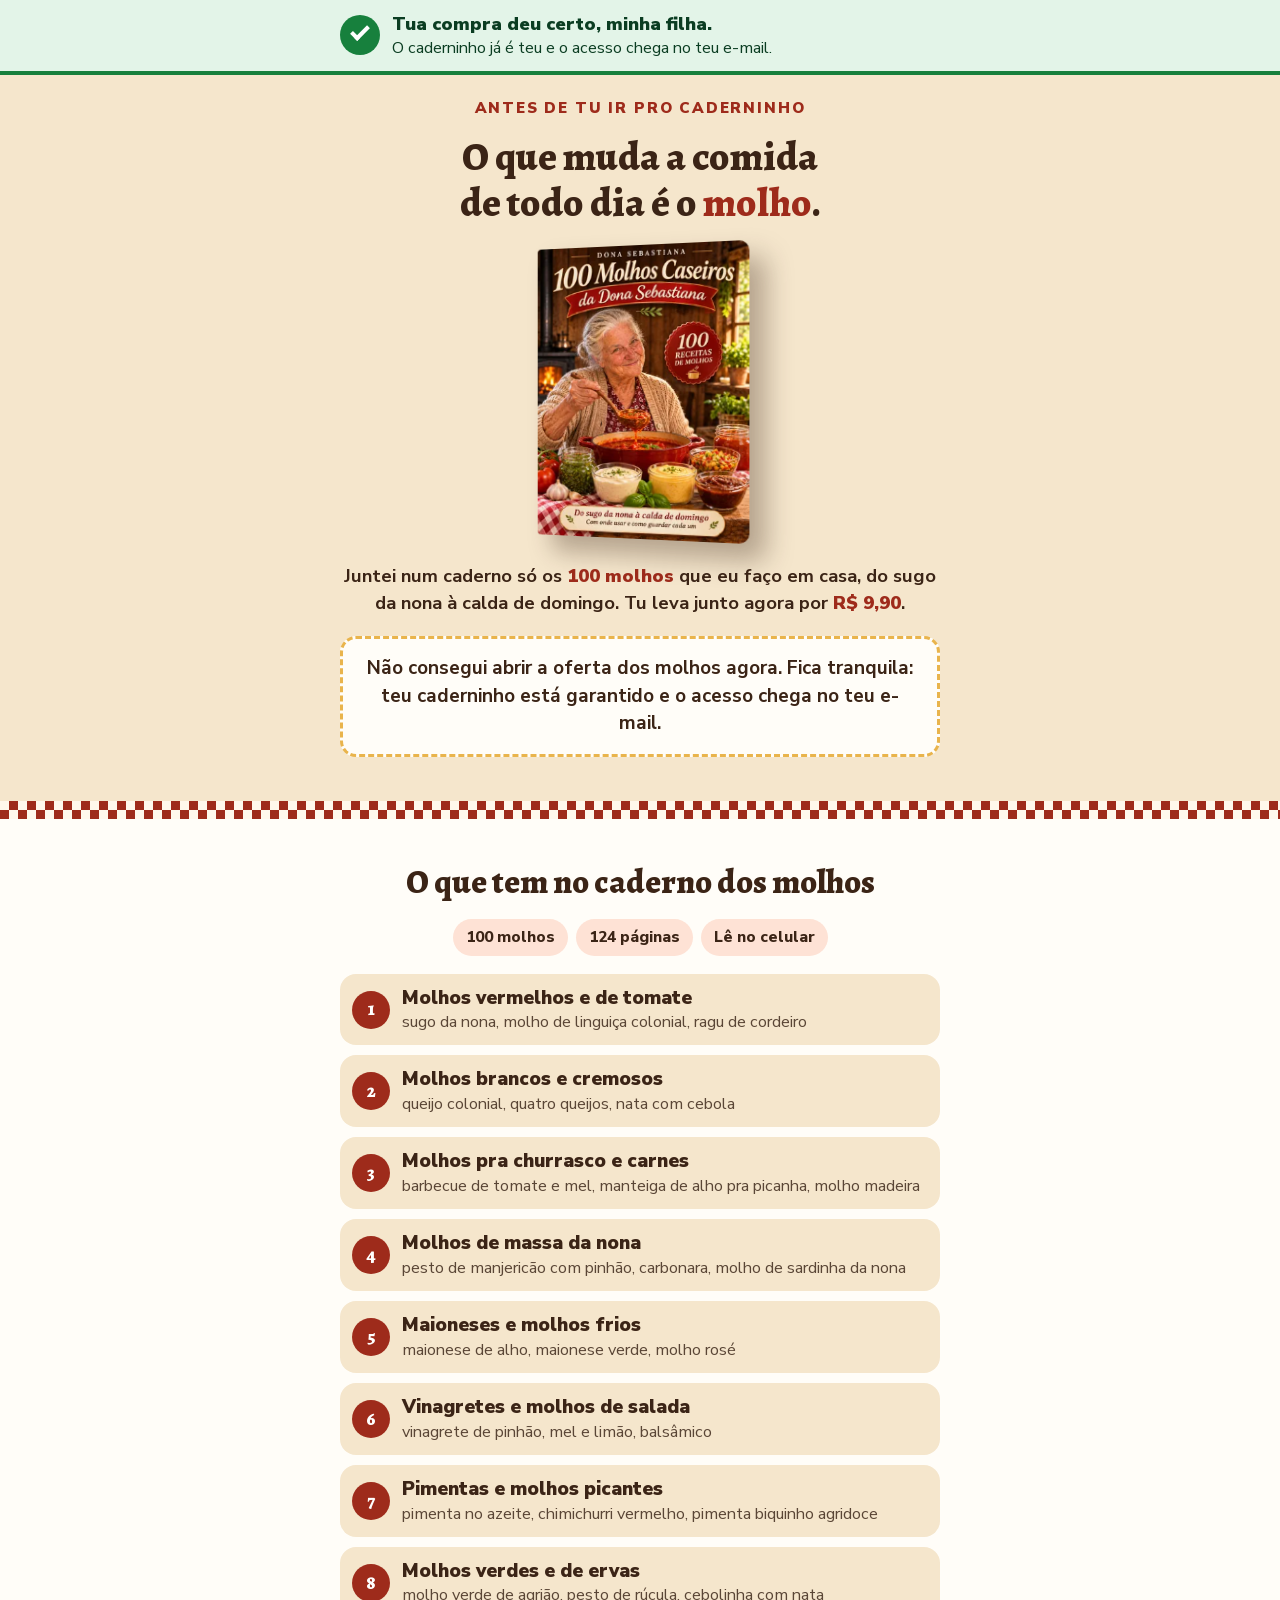
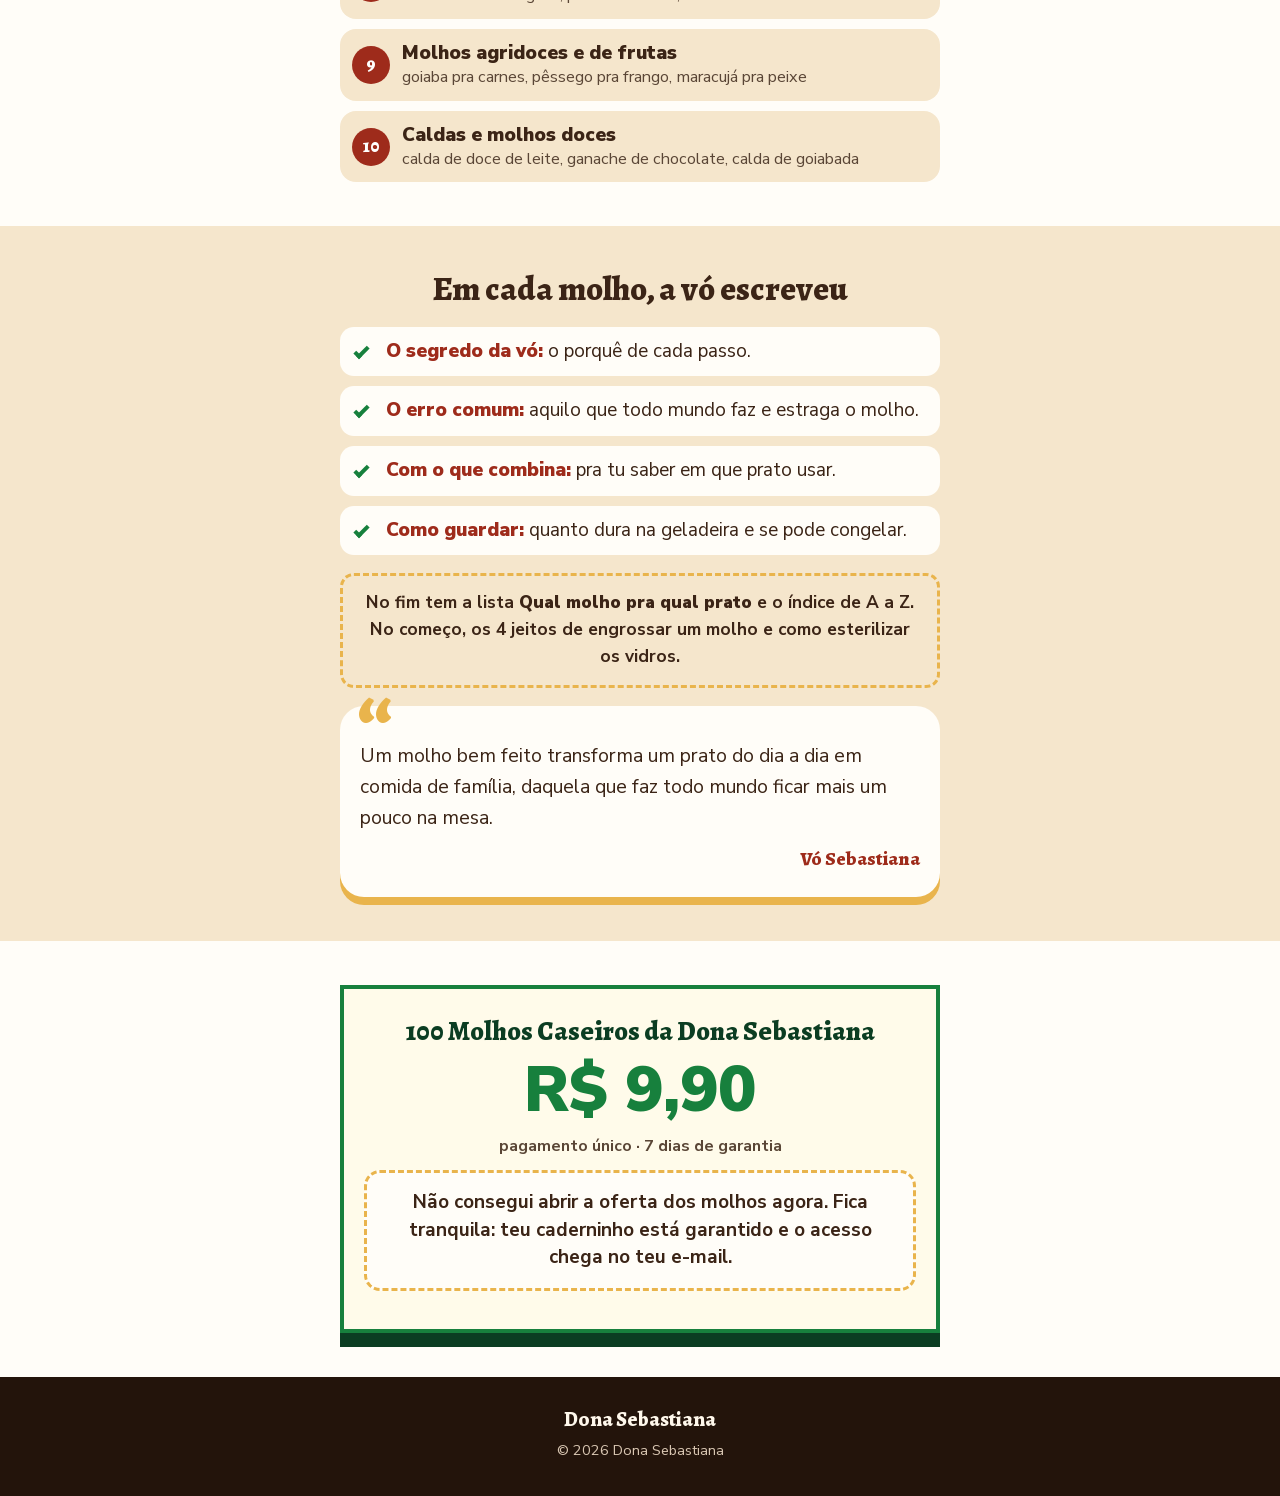
<file: obrigado.html>
<!doctype html>
<html lang="pt-BR">
<head>
  <meta charset="utf-8">
  <meta name="viewport" content="width=device-width, initial-scale=1, viewport-fit=cover">
  <meta name="robots" content="noindex, nofollow">
  <title>Dona Sebastiana · Tua compra deu certo</title>
  <meta name="theme-color" content="#17803D">
  <link rel="icon" href="assets/favicon.png" type="image/png">
  <link rel="preload" href="fonts/nunito-sans-pt.woff2" as="font" type="font/woff2" crossorigin>
  <link rel="preload" href="fonts/alegreya-800.woff2" as="font" type="font/woff2" crossorigin>
  <!--
    Página de obrigado com a oferta dos 100 Molhos (upsell de 1 clique da Kiwify, script upsell-v2).
    Quem chega aqui acabou de pagar o caderninho: a Kiwify manda para este endereço com ?token=...&code_senha=...
    Esses dois parâmetros são a chave da compra da pessoa. Por isso esta página NÃO carrega Pixel, Utmify nem
    qualquer script de fora além do da própria Kiwify.
    Página independente: o visual está todo aqui dentro (não usa estilo.css nem passa pelo montar.cjs).
    Tudo fica dentro de .pg para não mexer no que a Kiwify desenha.
  -->
  <script>document.documentElement.className = "js";</script>
  <style>
    @font-face { font-family: "Alegreya"; font-weight: 800; font-style: normal; font-display: swap; src: url(fonts/alegreya-800.woff2) format("woff2"); }
    @font-face { font-family: "Nunito Sans"; font-weight: 400 900; font-style: normal; font-display: swap; src: url(fonts/nunito-sans-pt.woff2) format("woff2"); }
    @font-face { font-family: "Alegreya reserva A"; font-weight: 800; font-style: normal; src: local("Noto Serif Bold"), local("NotoSerif-Bold"); size-adjust: 81.5%; }
    @font-face { font-family: "Alegreya reserva G"; font-weight: 800; font-style: normal; src: local("Georgia Bold"), local("Georgia-Bold"); size-adjust: 80.5%; }

    :root {
      color-scheme: only light;
      --papel: #FBF4E6; --creme: #F5E6CC; --branco: #FFFDF8;
      --tinta: #3B2416; --tinta-suave: #5A4636;
      --xadrez: #9E2B1B; --ouro: #E9B44C; --marca-texto: #FFD95A;
      --verde: #17803D; --verde-escuro: #0B3D22;
      --f-titulo: "Alegreya", "Alegreya reserva A", "Alegreya reserva G", Georgia, "Times New Roman", serif;
      --f-texto: "Nunito Sans", system-ui, -apple-system, "Segoe UI", Roboto, sans-serif;
      --margem: 18px; --coluna: 600px;
    }
    html { -webkit-text-size-adjust: 100%; background: var(--papel); }
    body { margin: 0; background: var(--papel); }

    .pg { overflow-x: hidden; overflow-x: clip; color: var(--tinta); font-family: var(--f-texto); font-size: 1.1875rem; line-height: 1.55; -webkit-font-smoothing: antialiased; }
    .pg *, .pg *::before, .pg *::after { box-sizing: border-box; }
    .pg h1, .pg h2, .pg h3, .pg p, .pg ul, .pg ol, .pg blockquote { margin: 0; }
    .pg ul, .pg ol { padding: 0; list-style: none; }
    .pg img { display: block; max-width: 100%; height: auto; }
    .pg strong { font-weight: 900; }
    .pg [hidden] { display: none !important; }
    .pg :focus-visible { outline: 3px solid #1F3358; outline-offset: 3px; border-radius: 8px; }
    .pg h1, .pg h2, .pg h3 { font-family: var(--f-titulo); font-weight: 800; line-height: 1.14; text-wrap: balance; }
    .pg h1 { font-size: clamp(1.75rem, 1.1rem + 3.4vw, 2.5rem); text-align: center; }
    .pg h2 { font-size: clamp(1.6rem, 1.25rem + 1.8vw, 2.1rem); text-align: center; }
    .pg h1 em { font-style: normal; color: var(--xadrez); }
    .caixa { width: 100%; max-width: calc(var(--coluna) + 2 * var(--margem)); margin-inline: auto; padding-inline: var(--margem); display: grid; gap: 18px; }

    /* aviso de compra aprovada: é a primeira coisa que a pessoa precisa ler */
    .certo { background: #E3F4E8; border-bottom: 4px solid var(--verde); color: var(--verde-escuro); }
    .certo__in { grid-template-columns: 40px minmax(0, 1fr); align-items: center; gap: 12px; padding-block: 12px; }
    .certo__ok { position: relative; width: 40px; height: 40px; border-radius: 50%; background: var(--verde); }
    .certo__ok::after { content: ""; position: absolute; left: 11px; top: 11px; width: 18px; height: 10px; border-left: 4px solid #fff; border-bottom: 4px solid #fff; transform: rotate(-45deg); }
    .certo p { font-size: 1.02rem; line-height: 1.35; }
    .certo strong { display: block; font-size: 1.14rem; }

    .xadrez { height: 18px; background: repeating-conic-gradient(var(--xadrez) 0 25%, #FFF8EC 0 50%) 0 0 / 18px 18px; }
    .secao { padding-block: 44px; }
    .secao--creme { background: var(--creme); }
    .secao--clara { background: var(--branco); }
    .etiqueta { font-size: .95rem; font-weight: 900; letter-spacing: .12em; text-transform: uppercase; text-align: center; color: var(--xadrez); }
    .abre { padding-block: 22px 44px; background: var(--creme); }
    .abre .caixa { gap: 14px; }
    .abre__texto { text-align: center; font-size: 1.15rem; font-weight: 700; line-height: 1.45; }
    .abre__texto strong { color: var(--xadrez); }

    .livro { justify-self: center; width: 176px; padding-block: 6px 10px; animation: balanca 4s ease-in-out infinite; }
    @media (min-width: 700px) { .livro { width: 220px; } }
    .livro img { width: 100%; border-radius: 4px 10px 10px 4px; transform: perspective(900px) rotateY(-16deg); box-shadow: 16px 16px 26px rgba(59, 36, 22, .35); }
    @keyframes balanca { 50% { transform: translateY(-8px) rotate(1.5deg); } }
    .pilulas { display: flex; flex-wrap: wrap; justify-content: center; gap: 8px; }
    .pilulas li { padding: 6px 13px; background: #FEE2D5; border-radius: 999px; font-size: .98rem; font-weight: 800; white-space: nowrap; }

    /* ── Decisão: aceitar, como é cobrado e o caminho pra recusar ── */
    .decide { position: relative; display: grid; gap: 14px; margin-top: 6px;
      /* cores e medidas que o script da Kiwify lê para pintar os botões dela */
      --kiwify-upsell-accept-bg: var(--verde); --kiwify-upsell-accept-color: #fff; --kiwify-upsell-decline-color: var(--tinta-suave);
      --kiwify-upsell-width: 100%; --kiwify-upsell-font: var(--f-texto); }
    .decide > div:empty { display: none; }
    .plano__acoes { display: grid; gap: 12px; }
    .botao { position: relative; isolation: isolate; display: flex; align-items: center; justify-content: center; width: 100%; min-height: 68px; padding: 14px 20px; border: 0; border-radius: 999px; background: var(--verde); color: #fff; font-family: var(--f-texto); font-size: 1.2rem; font-weight: 900; line-height: 1.2; text-align: center; text-transform: uppercase; letter-spacing: .01em; cursor: pointer; box-shadow: 0 6px 0 var(--verde-escuro); -webkit-tap-highlight-color: transparent; }
    .botao[disabled] { opacity: .6; cursor: wait; }
    .botao::before { content: ""; position: absolute; inset: 0; z-index: -1; border-radius: inherit; background: var(--verde); opacity: 0; pointer-events: none; animation: anel 1.9s ease-out infinite; }
    .botao[disabled]::before { animation: none; }
    @keyframes anel { 0% { transform: scale(1); opacity: .55; } 70%, 100% { transform: scale(1.1, 1.5); opacity: 0; } }
    .paga { text-align: center; font-size: 1.02rem; font-weight: 700; line-height: 1.4; color: var(--tinta-suave); }
    .recusa { justify-self: center; min-height: 48px; padding: 12px 14px; border: 0; background: none; color: var(--tinta-suave); font-family: var(--f-texto); font-size: 1.05rem; font-weight: 800; line-height: 1.35; text-align: center; text-decoration: underline; text-underline-offset: 4px; cursor: pointer; -webkit-tap-highlight-color: transparent; }
    .aviso { display: none; padding: 16px 18px; border: 3px dashed var(--ouro); border-radius: 16px; background: var(--branco); font-weight: 700; line-height: 1.45; text-align: center; }

    /* O script da Kiwify impõe o visual dela nos dois botões (tudo com !important). Aqui a página retoma o seu.
       NÃO mexer em display: é por ele que a Kiwify esconde os botões quando mostra o código Pix. */
    .pg .decide[data-upsell-url] { padding: 0 !important; }
    .pg .botao[id^="kiwify-upsell-trigger"] { max-width: none !important; min-height: 68px !important; padding: 16px 20px !important; border-radius: 999px !important; box-shadow: 0 6px 0 var(--verde-escuro) !important; font-size: 1.2rem !important; font-weight: 900 !important; line-height: 1.2 !important; letter-spacing: .01em !important; text-transform: uppercase !important; }
    .pg .botao[id^="kiwify-upsell-trigger"]:focus-visible { outline: 3px solid #1F3358 !important; outline-offset: 3px !important; }
    .pg .recusa[id^="kiwify-upsell-cancel-trigger"] { max-width: none !important; margin: 0 auto !important; padding: 12px 14px !important; font-size: 1.05rem !important; font-weight: 800 !important; line-height: 1.35 !important; }
    .pg .kiwify-upsell-inline { margin-bottom: 0 !important; }
    /* se a oferta só tiver pagamento de uma vez, a caixa de parcelas com uma opção só não precisa aparecer */
    .pg .kiwify-upsell-inline-field:has(select > option:only-child) { display: none !important; }
    @media (max-width: 359px) { .botao { font-size: 1.05rem; padding-inline: 14px; } .pg .botao[id^="kiwify-upsell-trigger"] { font-size: 1.05rem !important; padding-inline: 14px !important; } }

    /* Os botões só aparecem depois que o script da Kiwify liga neles. Assim ninguém aperta um botão que ainda
       não funciona, e nada muda de lugar debaixo do dedo (no cartão, o toque no botão verde já é a compra). */
    .js .pg:not(.pronta) .decide > *, .js .pg:not(.pronta) .plano__acoes { visibility: hidden; }
    .js .pg:not(.pronta) .decide { min-height: 250px; }
    .js .pg:not(.pronta) .decide::before { content: "Abrindo a oferta..."; position: absolute; inset: 40px 0 auto; text-align: center; font-weight: 800; color: var(--tinta-suave); }
    .pronta .decide, .pronta .plano__acoes { animation: surge .3s ease both; }
    @keyframes surge { from { opacity: 0; } }

    /* se o script da Kiwify não abrir, some a compra e fica só o caminho pro caderninho */
    .pg.sem-oferta .botao, .pg.sem-oferta .paga, .pg.sem-oferta .kiwify-upsell-inline { display: none !important; }
    .sem-oferta .aviso { display: block; }
    .sem-oferta .recusa { min-height: 60px; padding: 14px 22px; border-radius: 999px; background: var(--verde); color: #fff; text-decoration: none; text-transform: uppercase; box-shadow: 0 6px 0 var(--verde-escuro); }

    /* capítulos */
    .capitulos { display: grid; gap: 10px; counter-reset: cap; }
    .capitulos li { counter-increment: cap; position: relative; display: grid; gap: 2px; min-height: 64px; padding: 12px 14px 12px 62px; border-radius: 16px; background: var(--creme); line-height: 1.3; }
    .capitulos li::before { content: counter(cap); position: absolute; left: 12px; top: 50%; display: grid; place-content: center; width: 38px; height: 38px; margin-top: -19px; border-radius: 50%; background: var(--xadrez); color: #fff; font-family: var(--f-titulo); font-weight: 800; font-size: 1.15rem; line-height: 1; }
    .capitulos strong { color: var(--tinta); }
    .capitulos span { font-size: 1.02rem; color: var(--tinta-suave); }

    .lista-ok { display: grid; gap: 10px; }
    .lista-ok li { position: relative; padding: 12px 14px 12px 46px; border-radius: 14px; background: var(--branco); line-height: 1.35; }
    .lista-ok li::before { content: ""; position: absolute; left: 14px; top: 1.05em; width: 15px; height: 8px; border-left: 4px solid var(--verde); border-bottom: 4px solid var(--verde); transform: rotate(-45deg); }
    .lista-ok strong { color: var(--xadrez); }
    .tambem { padding: 14px 16px; border: 3px dashed var(--ouro); border-radius: 14px; font-size: 1.08rem; font-weight: 700; text-align: center; }
    .carta { position: relative; display: grid; gap: 10px; margin-top: 22px; padding: 34px 20px 22px; border-radius: 24px; background: var(--branco); box-shadow: 0 8px 0 var(--ouro); font-size: 1.22rem; line-height: 1.6; }
    .carta::before { content: "\201C"; position: absolute; top: -24px; left: 16px; font-family: var(--f-titulo); font-weight: 800; font-size: 5.4rem; line-height: 1; color: var(--ouro); }
    .carta__assina { text-align: right; font-family: var(--f-titulo); font-weight: 800; color: var(--xadrez); }

    /* fechamento */
    .plano { display: grid; gap: 12px; padding: 26px 20px; background: #FFFBEA; border: 4px solid var(--verde); box-shadow: 0 14px 0 var(--verde-escuro); text-align: center; }
    .plano h2 { font-size: 1.7rem; color: var(--verde-escuro); }
    .preco { font-size: clamp(3.2rem, 2rem + 7vw, 4rem); font-weight: 900; line-height: 1; color: var(--verde); }
    .preco__nota { margin-top: -4px; font-size: 1rem; font-weight: 700; color: var(--tinta-suave); }
    .rodape { padding-block: 26px 34px; background: #23140B; color: #D8C6B2; font-size: .9rem; text-align: center; }
    .rodape b { display: block; margin-bottom: 4px; font-family: var(--f-titulo); font-weight: 800; font-size: 1.3rem; color: #FFF8EC; }

    @media (prefers-reduced-motion: reduce) { .livro, .botao::before, .pronta .decide, .pronta .plano__acoes { animation: none; } }
  </style>
</head>
<body>
<div class="pg">

  <div class="certo">
    <div class="caixa certo__in">
      <span class="certo__ok" aria-hidden="true"></span>
      <p><strong>Tua compra deu certo, minha filha.</strong> O caderninho já é teu e o acesso chega no teu e-mail.</p>
    </div>
  </div>

  <main>
    <!-- ───────── Oferta ───────── -->
    <section class="abre">
      <div class="caixa">
        <p class="etiqueta">Antes de tu ir pro caderninho</p>
        <h1>O que muda a comida de todo dia é o <em>molho</em>.</h1>
        <div class="livro">
          <img src="assets/img/capa-molhos-520.webp" srcset="assets/img/capa-molhos-320.webp 320w, assets/img/capa-molhos-520.webp 520w" sizes="(min-width: 700px) 220px, 176px" width="520" height="693" alt="Capa do caderno 100 Molhos Caseiros da Dona Sebastiana" fetchpriority="high">
        </div>
        <p class="abre__texto">Juntei num caderno só os <strong>100 molhos</strong> que eu faço em casa, do sugo da nona à calda de domingo. Tu leva junto agora por <strong>R$ 9,90</strong>.</p>

        <!-- BLOCO DA KIWIFY (Gerador de upsell do produto 100 Molhos, oferta Bt4Z2MG).
             O script dela procura estes três ids. Ela põe a escolha de parcelas (cartão) ou o código Pix logo antes do botão verde. -->
        <div class="decide" id="kiwify-upsell-Bt4Z2MG" data-upsell-url="" data-downsell-url="">
          <p class="aviso">Não consegui abrir a oferta dos molhos agora. Fica tranquila: teu caderninho está garantido e o acesso chega no teu e-mail.</p>
          <button class="botao" type="button" id="kiwify-upsell-trigger-Bt4Z2MG">Sim, quero os 100 molhos · R$ 9,90</button>
          <p class="paga" data-paga="cima">No cartão, o botão já faz a compra no mesmo cartão do caderninho. No Pix, aparece um código novo de R$ 9,90.</p>
          <button class="recusa" type="button" id="kiwify-upsell-cancel-trigger-Bt4Z2MG">Não quero os molhos. Ir pro meu caderninho</button>
          <!-- só aparece depois que a Kiwify troca os botões pelo código Pix: é a saída de quem desistiu de pagar -->
          <button class="recusa" type="button" data-sair hidden>Mudei de ideia. Ir pro meu caderninho</button>
        </div>
      </div>
    </section>

    <div class="xadrez" aria-hidden="true"></div>

    <!-- ───────── O que tem dentro ───────── -->
    <section class="secao secao--clara">
      <div class="caixa">
        <h2>O que tem no caderno dos molhos</h2>
        <ul class="pilulas">
          <li>100 molhos</li>
          <li>124 páginas</li>
          <li>Lê no celular</li>
        </ul>
        <ol class="capitulos">
          <li><strong>Molhos vermelhos e de tomate</strong><span>sugo da nona, molho de linguiça colonial, ragu de cordeiro</span></li>
          <li><strong>Molhos brancos e cremosos</strong><span>queijo colonial, quatro queijos, nata com cebola</span></li>
          <li><strong>Molhos pra churrasco e carnes</strong><span>barbecue de tomate e mel, manteiga de alho pra picanha, molho madeira</span></li>
          <li><strong>Molhos de massa da nona</strong><span>pesto de manjericão com pinhão, carbonara, molho de sardinha da nona</span></li>
          <li><strong>Maioneses e molhos frios</strong><span>maionese de alho, maionese verde, molho rosé</span></li>
          <li><strong>Vinagretes e molhos de salada</strong><span>vinagrete de pinhão, mel e limão, balsâmico</span></li>
          <li><strong>Pimentas e molhos picantes</strong><span>pimenta no azeite, chimichurri vermelho, pimenta biquinho agridoce</span></li>
          <li><strong>Molhos verdes e de ervas</strong><span>molho verde de agrião, pesto de rúcula, cebolinha com nata</span></li>
          <li><strong>Molhos agridoces e de frutas</strong><span>goiaba pra carnes, pêssego pra frango, maracujá pra peixe</span></li>
          <li><strong>Caldas e molhos doces</strong><span>calda de doce de leite, ganache de chocolate, calda de goiabada</span></li>
        </ol>
      </div>
    </section>

    <!-- ───────── Como é cada receita ───────── -->
    <section class="secao secao--creme">
      <div class="caixa">
        <h2>Em cada molho, a vó escreveu</h2>
        <ul class="lista-ok">
          <li><strong>O segredo da vó:</strong> o porquê de cada passo.</li>
          <li><strong>O erro comum:</strong> aquilo que todo mundo faz e estraga o molho.</li>
          <li><strong>Com o que combina:</strong> pra tu saber em que prato usar.</li>
          <li><strong>Como guardar:</strong> quanto dura na geladeira e se pode congelar.</li>
        </ul>
        <p class="tambem">No fim tem a lista <strong>Qual molho pra qual prato</strong> e o índice de A a Z. No começo, os 4 jeitos de engrossar um molho e como esterilizar os vidros.</p>
        <blockquote class="carta">
          <p>Um molho bem feito transforma um prato do dia a dia em comida de família, daquela que faz todo mundo ficar mais um pouco na mesa.</p>
          <p class="carta__assina">Vó Sebastiana</p>
        </blockquote>
      </div>
    </section>

    <!-- ───────── Fechamento ───────── -->
    <section class="secao secao--clara" data-fecho>
      <div class="caixa">
        <div class="plano">
          <h2>100 Molhos Caseiros da Dona Sebastiana</h2>
          <p class="preco">R$ 9,90</p>
          <p class="preco__nota">pagamento único · 7 dias de garantia</p>
          <p class="aviso">Não consegui abrir a oferta dos molhos agora. Fica tranquila: teu caderninho está garantido e o acesso chega no teu e-mail.</p>
          <!-- estes dois repetem os botões de cima (ver o script no fim da página) -->
          <div class="plano__acoes">
            <button class="botao" type="button" data-aceitar>Sim, quero os 100 molhos</button>
            <p class="paga" data-paga="baixo">No cartão, o botão já faz a compra no mesmo cartão do caderninho. No Pix, aparece um código novo de R$ 9,90.</p>
            <button class="recusa" type="button" data-recusar>Não quero os molhos. Ir pro meu caderninho</button>
          </div>
        </div>
      </div>
    </section>
  </main>

  <footer class="rodape">
    <div class="caixa">
      <p><b>Dona Sebastiana</b>© 2026 Dona Sebastiana</p>
    </div>
  </footer>
</div>

<script>
/* Apoio aos botões da Kiwify. Quem cobra, gera o Pix e leva pro caderninho é o script dela, logo abaixo. */
(function () {
  var pg = document.querySelector(".pg");
  var decide = document.querySelector(".decide");
  var fecho = document.querySelector("[data-fecho]");
  var aceitar = document.querySelector('[id^="kiwify-upsell-trigger"]');
  var recusar = document.querySelector('[id^="kiwify-upsell-cancel-trigger"]');
  var copiasAceitar = document.querySelectorAll("[data-aceitar]");
  var copiasRecusar = document.querySelectorAll("[data-recusar]");
  function cada(lista, fn) { for (var i = 0; i < lista.length; i++) fn(lista[i], i); }

  // O que a Kiwify põe no endereço depois da compra
  var q = {};
  try { new URLSearchParams(location.search).forEach(function (valor, chave) { q[chave] = valor; }); } catch (e) {}
  var senha = q.code_senha && q.code_senha !== "undefined" ? q.code_senha : "";
  var pix = q.payment_type === "pix" || q.payment_type === "automaticpix";

  var sair = document.querySelector("[data-sair]");
  var MEMBROS = "https://dashboard.kiwify.com.br/student/password/";   // mesmo destino que o script da Kiwify usa
  function irProCaderninho() { if (senha) location.href = MEMBROS + encodeURIComponent(senha); }

  // 1. Cartão: a Kiwify põe uma caixa de parcelas em cima do botão e deixa escolhido o maior parcelamento
  //    (2x de R$ 5,22, com juros). A página anuncia R$ 9,90, então deixa escolhido o pagamento de uma vez.
  //    A pessoa continua podendo trocar pra parcelado na caixa.
  function parcelas() { return decide.querySelector('select[id^="kiwify-upsell-inline-installments"]'); }
  function aVista() {
    var s = parcelas();
    if (!s || s.getAttribute("data-vista")) return;
    s.setAttribute("data-vista", "1");
    if (s.value !== "1" && s.querySelector('option[value="1"]')) {
      s.value = "1";
      try { s.dispatchEvent(new Event("change", { bubbles: true })); } catch (e) {}
    }
  }
  function deUmaVez() { var s = parcelas(); return !s || s.value === "1"; }

  // 2. Explica a cobrança do jeito que a pessoa pagou o caderninho
  function notas() {
    if (!q.token) return;
    var s = parcelas(), cima, baixo;
    if (pix) cima = baixo = "Como tu pagou no Pix, aparece aqui um código Pix novo de R$ 9,90 pra tu pagar.";
    else {
      cima = "Apertou o botão, a compra vai no mesmo cartão do caderninho, sem digitar nada de novo." + (s && s.options.length > 1 ? " Logo acima tu escolhe se paga de uma vez ou parcelado." : "");
      baixo = "Apertou o botão, os R$ 9,90 vão no mesmo cartão do caderninho, sem digitar nada de novo.";
    }
    cada(document.querySelectorAll("[data-paga]"), function (p) {
      var t = p.getAttribute("data-paga") === "baixo" ? baixo : cima;
      if (p.textContent !== t) p.textContent = t;
    });
  }
  notas();

  // 3. Os botões de baixo repetem os de cima. A Kiwify só liga um botão por oferta e mostra as parcelas
  //    ou o Pix ao lado dele, então a página sobe até lá antes de acionar. No cartão, o de baixo só compra
  //    direto se estiver escolhido o pagamento de uma vez (é o preço que o cartão de baixo mostra).
  function subir() {
    var calmo = window.matchMedia && matchMedia("(prefers-reduced-motion: reduce)").matches;
    try { decide.scrollIntoView({ block: "center", behavior: calmo ? "auto" : "smooth" }); } catch (e) { decide.scrollIntoView(); }
  }
  function livre() { return !aceitar.disabled && !aceitar.classList.contains("kiwify-upsell-hidden"); }
  cada(copiasAceitar, function (b) { b.addEventListener("click", function () { subir(); if (livre() && (pix || deUmaVez())) aceitar.click(); }); });
  cada(copiasRecusar, function (b) { b.addEventListener("click", function () { if (!senha) subir(); recusar.click(); }); });

  // 4. O botão de baixo acompanha o de cima: "Processando..." enquanto a Kiwify cobra. Quando ela troca os
  //    botões pelo código Pix (ou pelo agradecimento), o fechamento some e aparece a saída de quem desistiu.
  var rotulos = [];
  cada(copiasAceitar, function (b) { rotulos.push(b.textContent); });
  function espelhar() {
    var sumiu = aceitar.classList.contains("kiwify-upsell-hidden");
    var ocupado = aceitar.disabled || aceitar.classList.contains("kiwify-upsell-busy");
    if (fecho) fecho.hidden = sumiu;
    if (sair) sair.hidden = !(sumiu && senha);
    cada(copiasAceitar, function (b, i) { b.disabled = ocupado; b.textContent = ocupado ? "Processando..." : rotulos[i]; });
  }
  if (sair) sair.addEventListener("click", function () { sair.textContent = "Te levando pro teu caderninho..."; irProCaderninho(); });

  // 5. Avisa que está indo (a Kiwify leva um segundinho pra trocar de página)
  recusar.addEventListener("click", function () {
    if (!senha) return;
    recusar.textContent = "Te levando pro teu caderninho...";
    cada(copiasRecusar, function (b) { b.textContent = "Te levando pro teu caderninho..."; });
  });

  // 6. Os botões só aparecem quando o script da Kiwify ligou neles e, no cartão, quando as parcelas já
  //    carregaram (espera no máximo 3 segundos por elas). Se o script não carregar, ninguém fica preso:
  //    some a oferta e o botão leva direto pro caderninho.
  var chegou = false;
  function parcelasProntas() {
    var bloco = decide.querySelector(".kiwify-upsell-inline");
    if (!bloco) return true;                                                  // Pix: não tem caixa de parcelas
    if (bloco.querySelector(".kiwify-upsell-inline-select-loading")) return false;
    return !!bloco.querySelector("select, .kiwify-upsell-inline-error, .kiwify-upsell-inline-price");
  }
  function acompanhar() {
    aVista(); notas(); espelhar();
    if (chegou && !pg.classList.contains("pronta") && parcelasProntas()) pg.classList.add("pronta");
  }
  if (window.MutationObserver) new MutationObserver(acompanhar).observe(decide, { childList: true, subtree: true, attributes: true, attributeFilter: ["class", "disabled"] });
  window.semKiwify = function () {
    if (pg.classList.contains("sem-oferta") || pg.classList.contains("pronta")) return;
    pg.classList.add("sem-oferta", "pronta");
    var todos = [recusar];
    cada(copiasRecusar, function (b) { todos.push(b); });
    cada(todos, function (b) { if (senha) b.textContent = "Ir pro meu caderninho"; else b.hidden = true; });
    recusar.onclick = irProCaderninho;
  };
  window.kiwifyChegou = function () {
    if (typeof aceitar.onclick !== "function") return window.semKiwify();
    if (chegou) return;
    chegou = true;
    acompanhar();
    setTimeout(function () { pg.classList.add("pronta"); }, 3000);
  };
  window.addEventListener("load", window.kiwifyChegou);
  setTimeout(function () { if (!chegou) window.semKiwify(); }, 10000);
})();
</script>
<!-- Script do upsell da Kiwify (o mesmo endereço que o Gerador de upsell entrega). Fica no fim, depois dos botões. -->
<script src="https://snippets.kiwify.com/upsell-v2/upsell.min.js" onload="window.kiwifyChegou && window.kiwifyChegou()" onerror="window.semKiwify && window.semKiwify()"></script>
</body>
</html>
</file>
